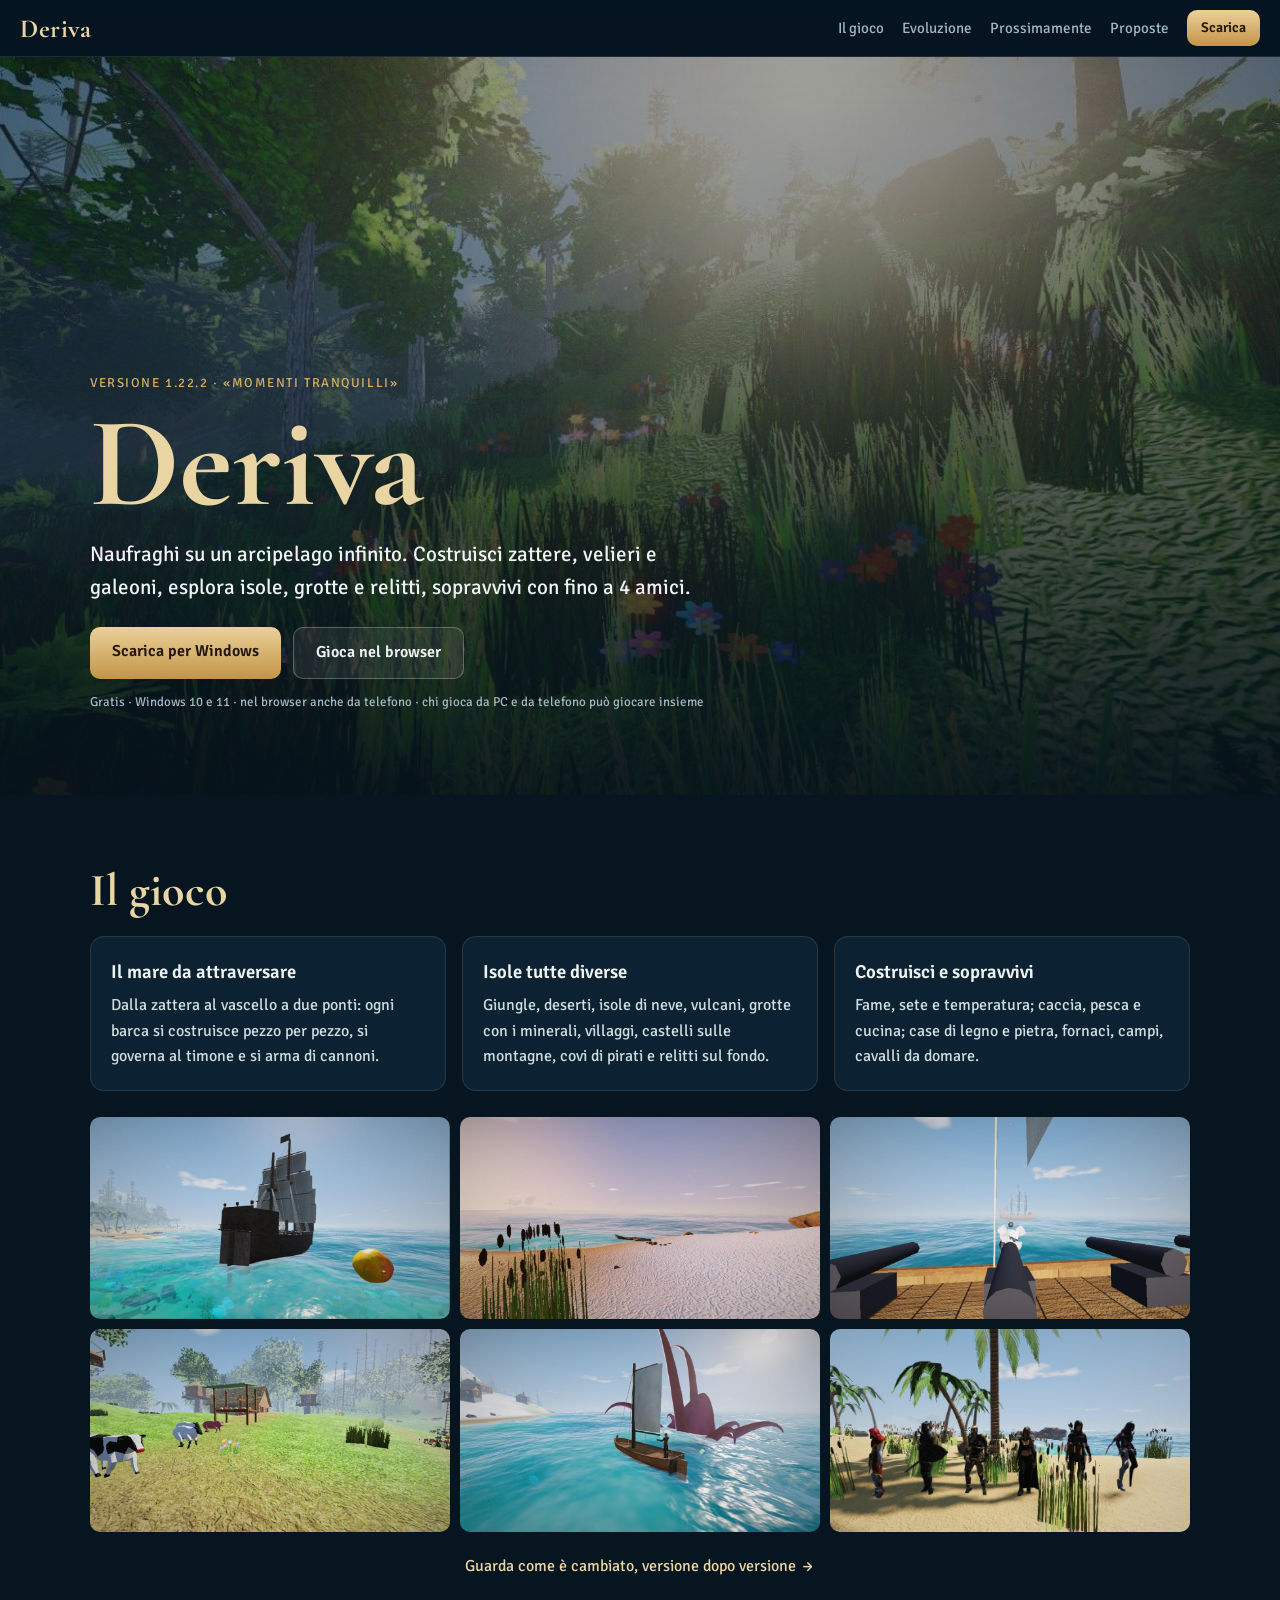
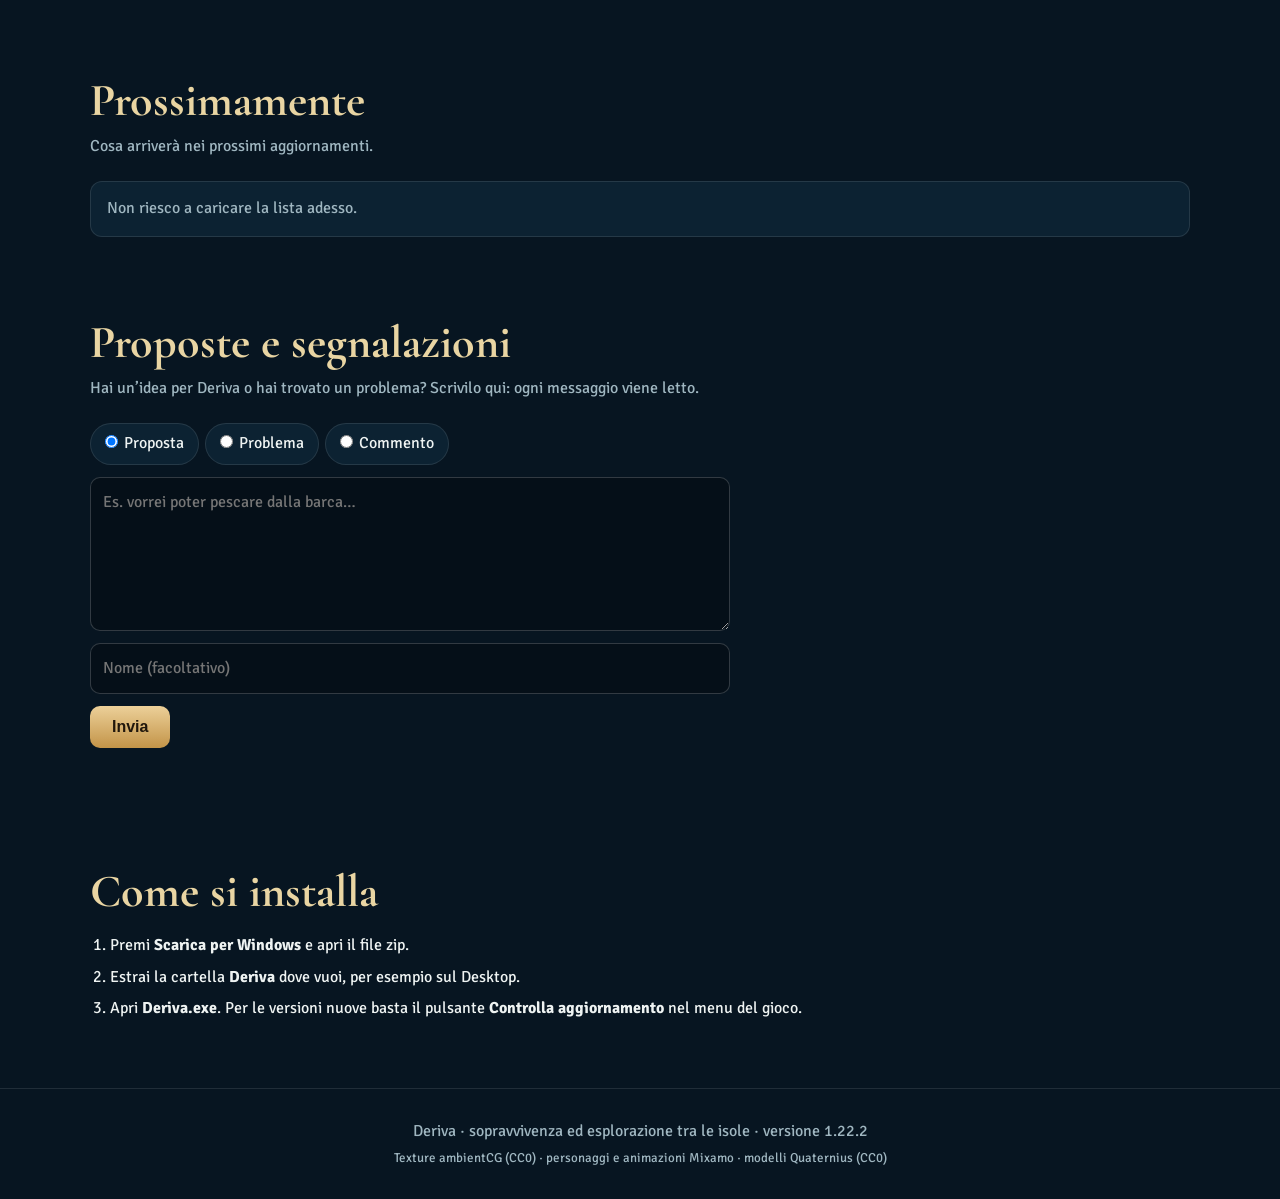
<file: index.html>
<!doctype html><html lang="it"><head><meta charset="utf-8"><meta name="viewport" content="width=device-width,initial-scale=1">
<title>Deriva — sopravvivenza tra le isole</title><meta name="description" content="Gioco di sopravvivenza ed esplorazione in mare, in prima persona: costruisci barche, esplora un arcipelago infinito, gioca con gli amici.">
<meta property="og:title" content="Deriva — sopravvivenza tra le isole"><meta property="og:description" content="Gioco di sopravvivenza ed esplorazione in mare, in prima persona: costruisci barche, esplora un arcipelago infinito, gioca con gli amici."><meta property="og:image" content="img/hero_1.20.jpg">
<link rel="preconnect" href="https://fonts.googleapis.com"><link rel="preconnect" href="https://fonts.gstatic.com" crossorigin>
<link href="https://fonts.googleapis.com/css2?family=Cormorant+Garamond:wght@500;600;700&family=Signika:wght@400;500;600&display=swap" rel="stylesheet">
<link rel="stylesheet" href="stile.css"></head><body>
<header class="top"><a class="brand" href="index.html">Deriva</a><nav><a href="index.html#gioco">Il gioco</a><a href="evoluzione.html">Evoluzione</a><a href="index.html#prossimamente">Prossimamente</a><a href="index.html#proposte">Proposte</a><a class="btn sm" href="https://github.com/danielemazze/Deriva/releases/latest/download/Deriva-Windows.zip">Scarica</a></nav></header>
<section class="hero" style="background-image:linear-gradient(180deg,rgba(6,18,28,.25),rgba(6,18,28,.92)),url(img/hero_1.20.jpg)">
 <div class="wrap"><p class="kicker">Versione 1.22.2 · «Momenti tranquilli»</p><h1>Deriva</h1>
 <p class="lead">Naufraghi su un arcipelago infinito. Costruisci zattere, velieri e galeoni, esplora isole, grotte e relitti, sopravvivi con fino a 4 amici.</p>
 <div class="cta"><a class="btn" href="https://github.com/danielemazze/Deriva/releases/latest/download/Deriva-Windows.zip">Scarica per Windows</a><a class="btn ghost" href="https://danielemazze.github.io/Deriva/">Gioca nel browser</a></div>
 <p class="small">Gratis · Windows 10 e 11 · nel browser anche da telefono · chi gioca da PC e da telefono può giocare insieme</p></div></section>
<main>
<section id="gioco" class="wrap"><h2>Il gioco</h2>
 <div class="cards">
  <div class="card"><h3>Il mare da attraversare</h3><p>Dalla zattera al vascello a due ponti: ogni barca si costruisce pezzo per pezzo, si governa al timone e si arma di cannoni.</p></div>
  <div class="card"><h3>Isole tutte diverse</h3><p>Giungle, deserti, isole di neve, vulcani, grotte con i minerali, villaggi, castelli sulle montagne, covi di pirati e relitti sul fondo.</p></div>
  <div class="card"><h3>Costruisci e sopravvivi</h3><p>Fame, sete e temperatura; caccia, pesca e cucina; case di legno e pietra, fornaci, campi, cavalli da domare.</p></div>
 </div>
 <div class="gal"><img src="img/hero_1.21.jpg" alt="Scena dal gioco" loading="lazy"><img src="img/hero_1.19.1.jpg" alt="Scena dal gioco" loading="lazy"><img src="img/hero_1.19.jpg" alt="Scena dal gioco" loading="lazy"><img src="img/hero_1.18.jpg" alt="Scena dal gioco" loading="lazy"><img src="img/hero_1.17.jpg" alt="Scena dal gioco" loading="lazy"><img src="img/hero_1.21.1.jpg" alt="Scena dal gioco" loading="lazy"></div>
 <p class="center"><a class="link" href="evoluzione.html">Guarda come è cambiato, versione dopo versione →</a></p>
</section>
<section id="prossimamente" class="wrap"><h2>Prossimamente</h2><p class="sub">Cosa arriverà nei prossimi aggiornamenti.</p><ul class="road" id="road"><li class="muted">Caricamento…</li></ul></section>
<section id="proposte" class="wrap"><h2>Proposte e segnalazioni</h2><p class="sub">Hai un’idea per Deriva o hai trovato un problema? Scrivilo qui: ogni messaggio viene letto.</p>
 <form id="fb" class="fb"><div class="seg" role="radiogroup"><label><input type="radio" name="tipo" value="Proposta" checked>Proposta</label><label><input type="radio" name="tipo" value="Problema">Problema</label><label><input type="radio" name="tipo" value="Commento">Commento</label></div>
 <textarea name="testo" rows="5" maxlength="1500" placeholder="Es. vorrei poter pescare dalla barca…" required></textarea>
 <input name="nome" maxlength="30" placeholder="Nome (facoltativo)"><button class="btn" type="submit">Invia</button><p id="fbmsg" class="small" role="status"></p></form></section>
<section class="wrap install"><h2>Come si installa</h2><ol><li>Premi <b>Scarica per Windows</b> e apri il file zip.</li><li>Estrai la cartella <b>Deriva</b> dove vuoi, per esempio sul Desktop.</li><li>Apri <b>Deriva.exe</b>. Per le versioni nuove basta il pulsante <b>Controlla aggiornamento</b> nel menu del gioco.</li></ol></section>
</main>
<script>
const ST={lavoro:'in lavorazione',presto:'prossimamente',poi:'in programma'};
fetch('https://danielemazze.github.io/Deriva/roadmap.json?t='+Date.now()).then(r=>r.json()).then(R=>{const u=document.getElementById('road');u.innerHTML='';for(const x of R){const li=document.createElement('li');li.className='st-'+x.s;const s=document.createElement('span');s.className='st';s.textContent=ST[x.s]||'';const b=document.createElement('b');b.textContent=x.t;const d=document.createElement('small');d.textContent=x.d||'';li.append(s,b,d);u.append(li);}}).catch(()=>{document.getElementById('road').innerHTML='<li class="muted">Non riesco a caricare la lista adesso.</li>';});
// modulo proposte (Google Moduli): si attiva quando FORM è impostato
const FORM={"form": "", "fields": {}};
document.getElementById('fb').addEventListener('submit',async e=>{e.preventDefault();const m=document.getElementById('fbmsg'),f=e.target;
 if(!FORM.form){m.textContent='L’invio sarà attivo a breve.';return;}
 const t=f.testo.value.trim(); if(t.length<5){m.textContent='Scrivi qualcosa in più.';return;}
 const b=new URLSearchParams(),F=FORM.fields; b.set(F.tipo,f.tipo.value); b.set(F.testo,t); b.set(F.nome,f.nome.value.trim()); b.set(F.versione,'sito'); b.set(F.piattaforma,'Sito web');
 m.textContent='Invio…'; try{await fetch(FORM.form,{method:'POST',mode:'no-cors',body:b}); f.testo.value=''; m.textContent='Grazie! Il messaggio è arrivato.';}catch(_){m.textContent='Non riesco a inviarlo adesso.';}});
</script><footer><p>Deriva · sopravvivenza ed esplorazione tra le isole · versione 1.22.2</p><p class="small">Texture ambientCG (CC0) · personaggi e animazioni Mixamo · modelli Quaternius (CC0)</p></footer></body></html>
</file>
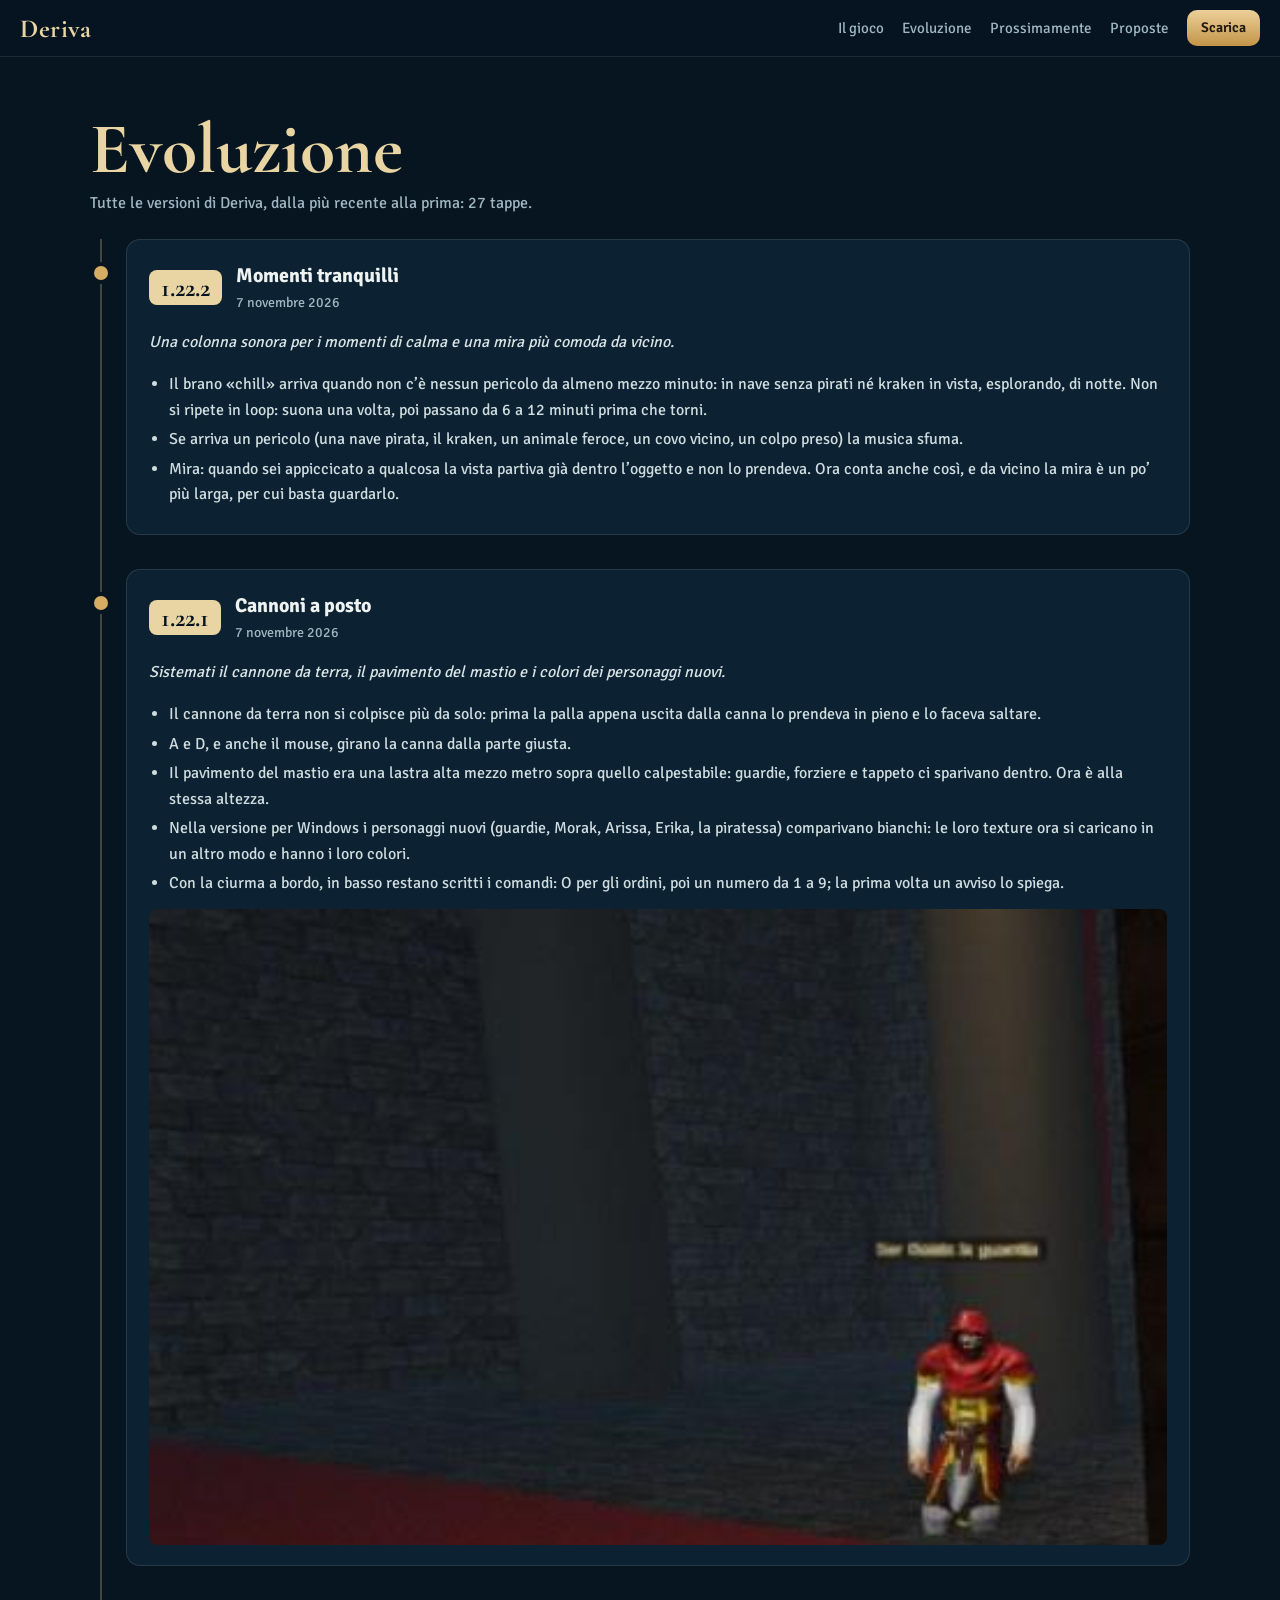
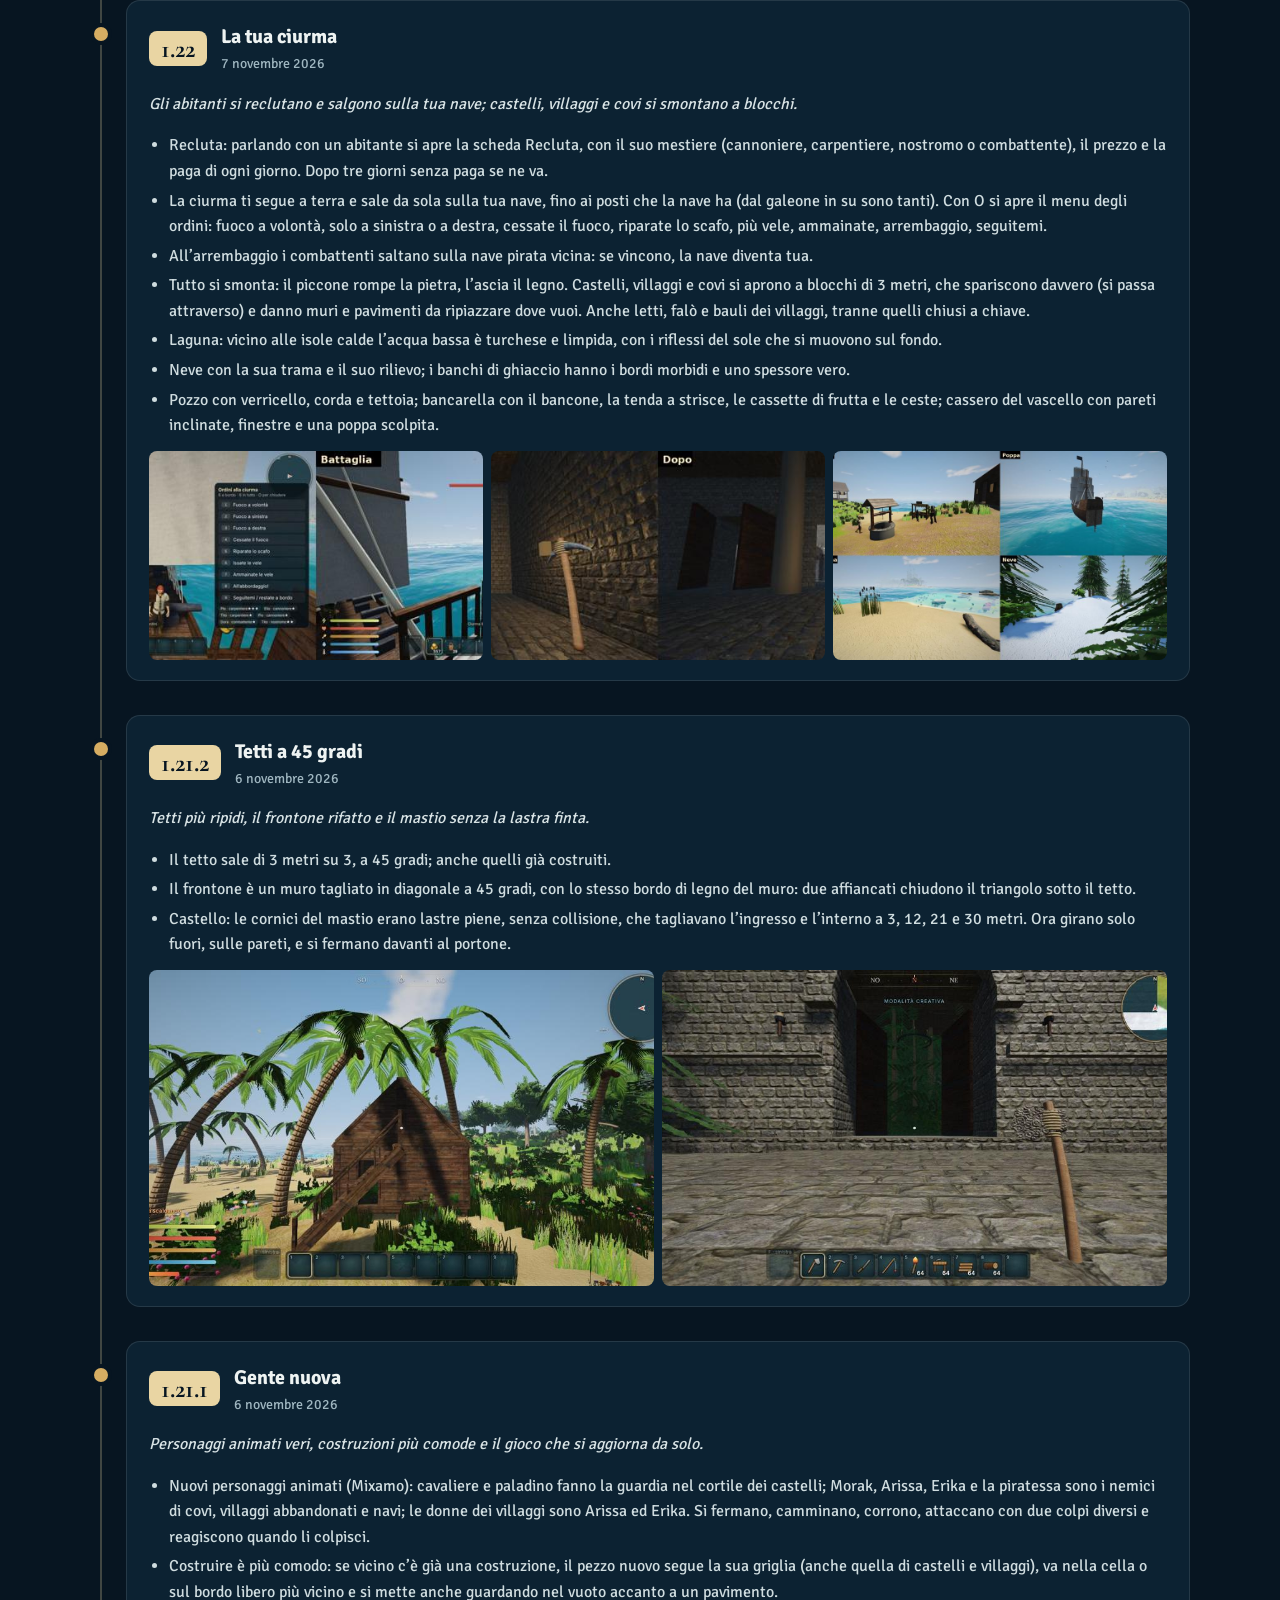
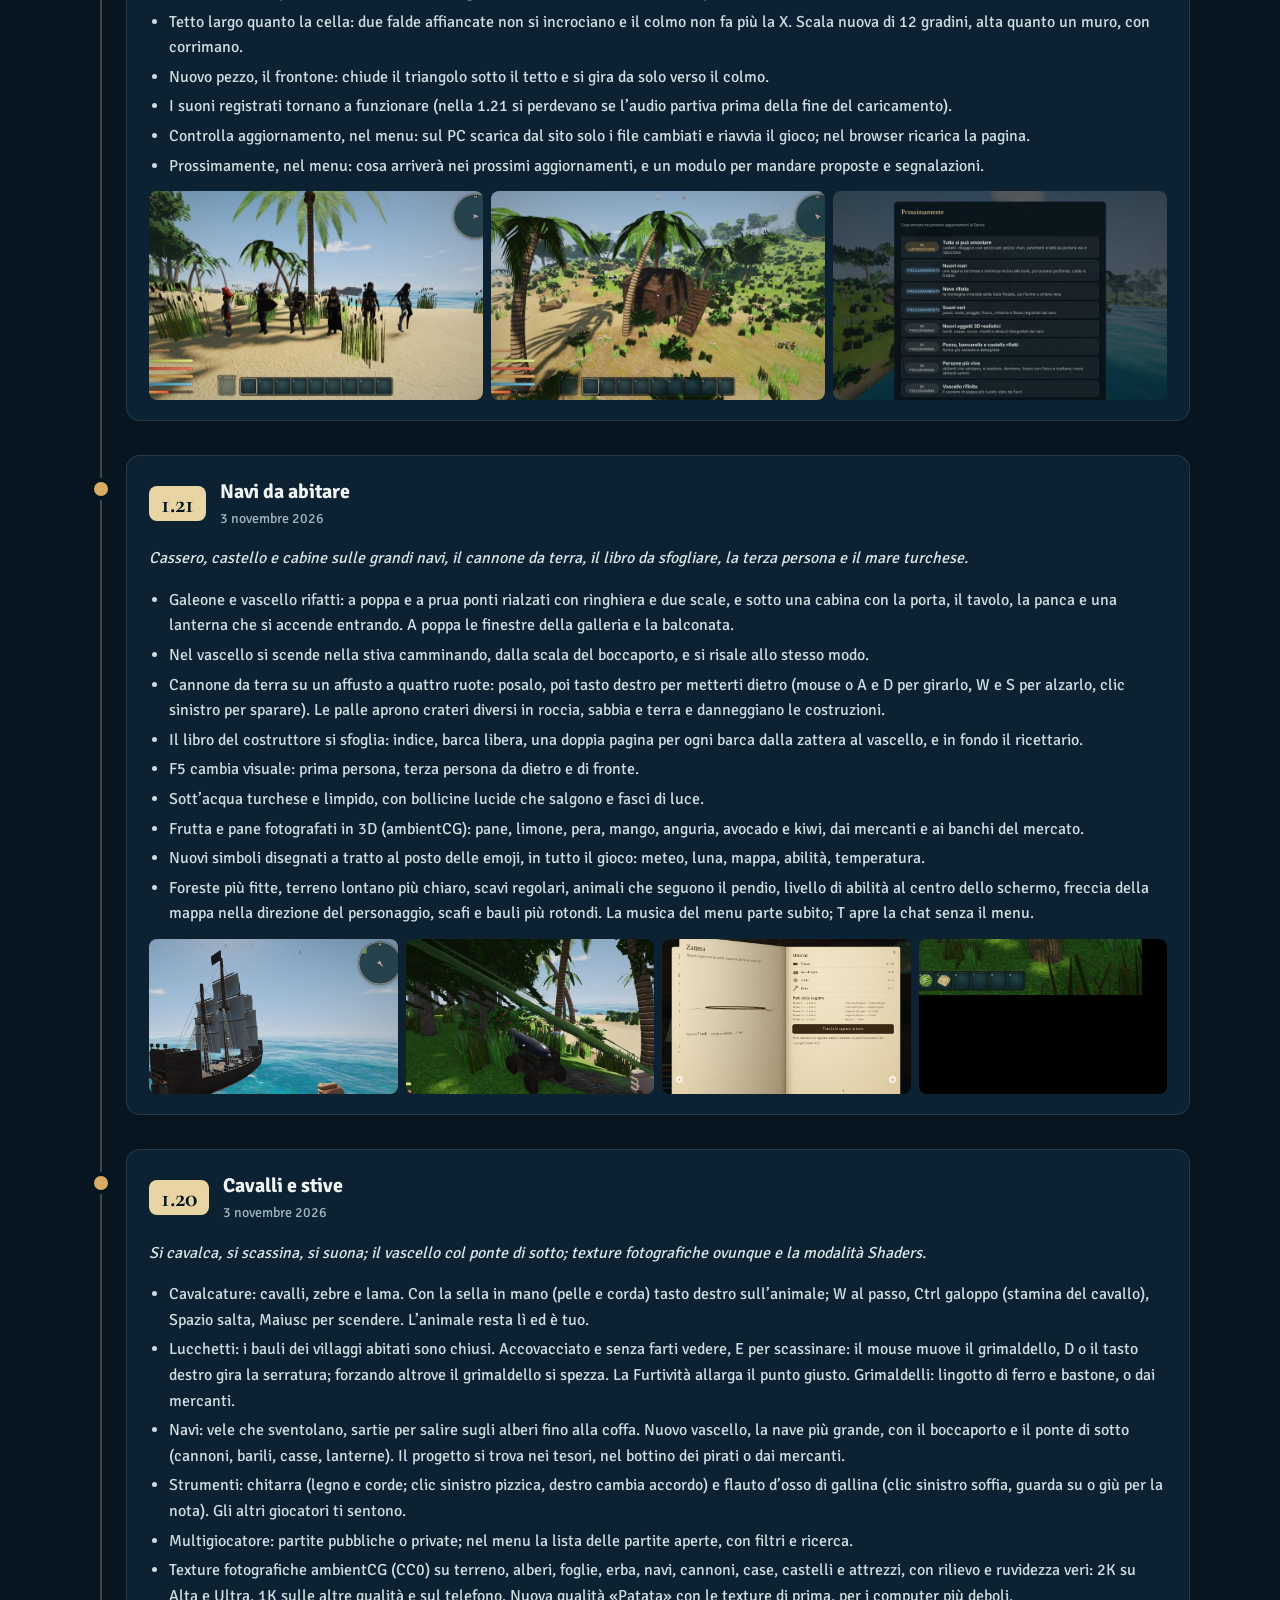
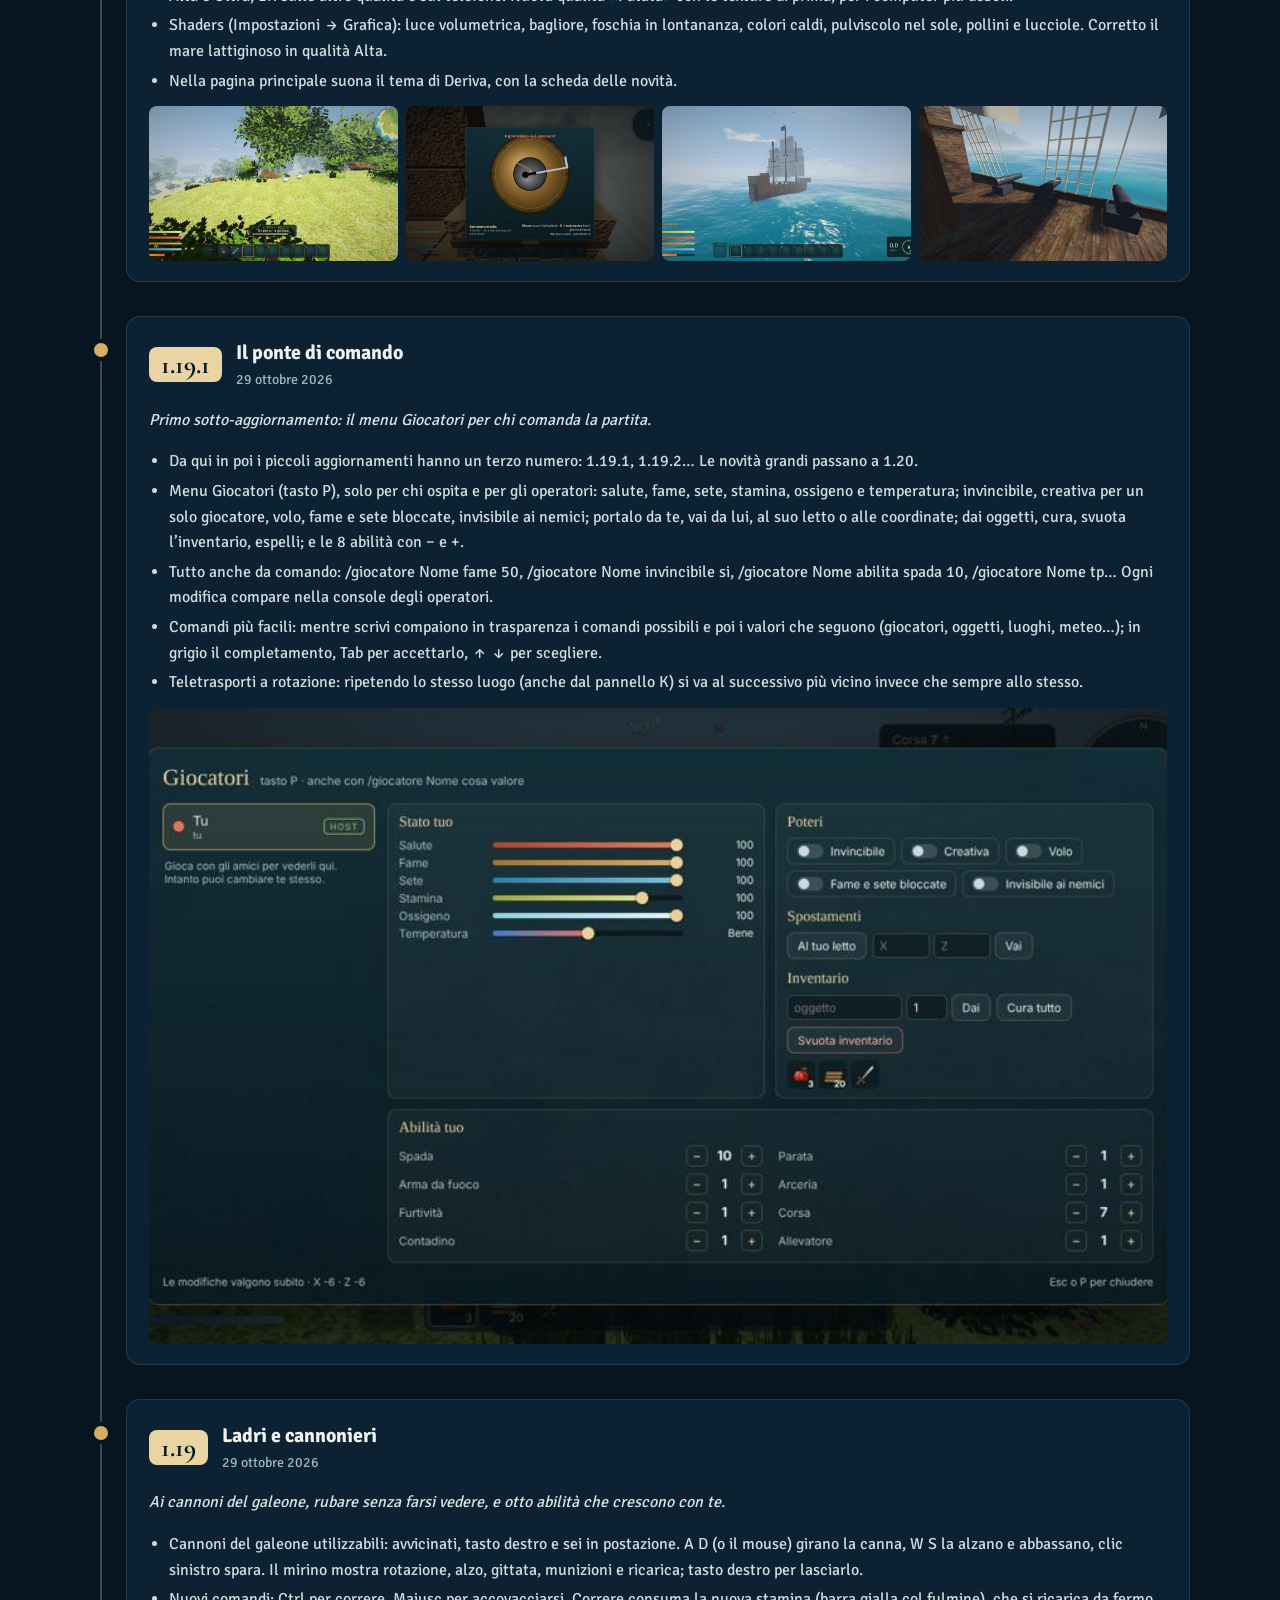
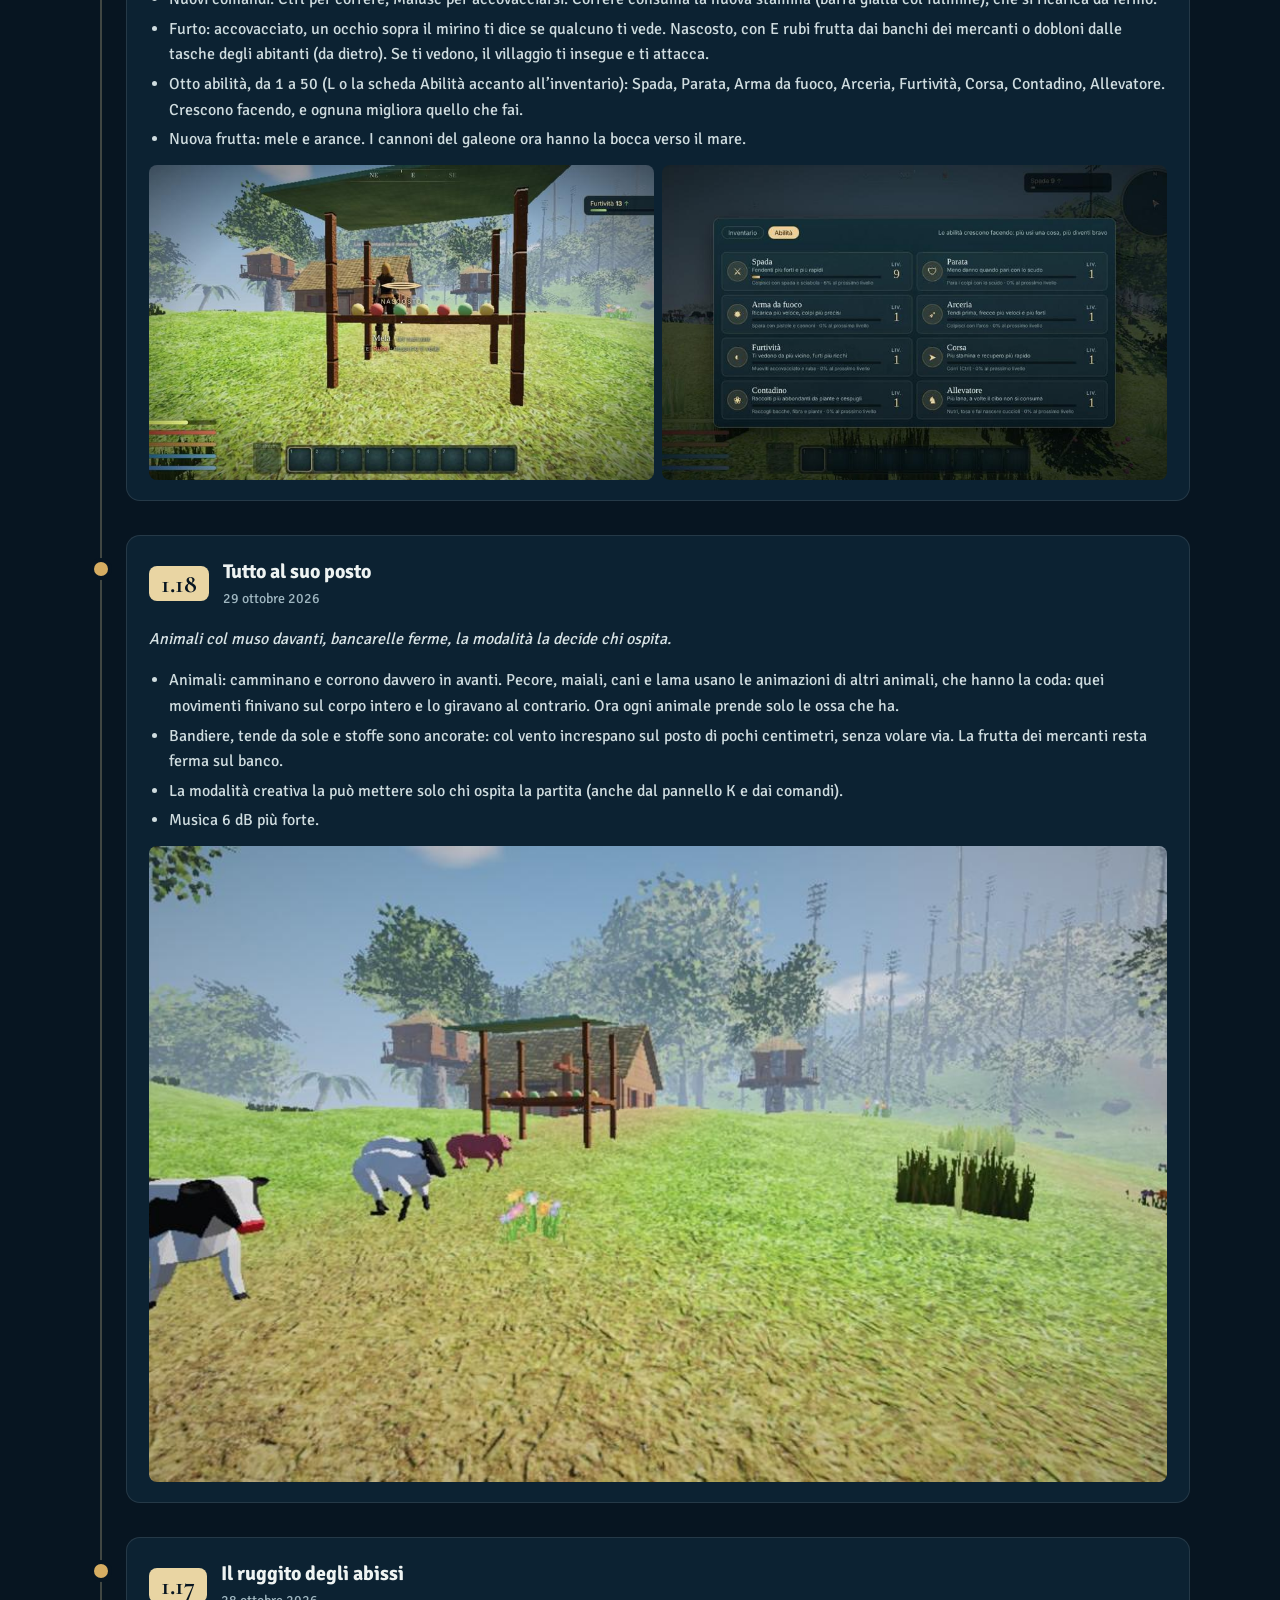
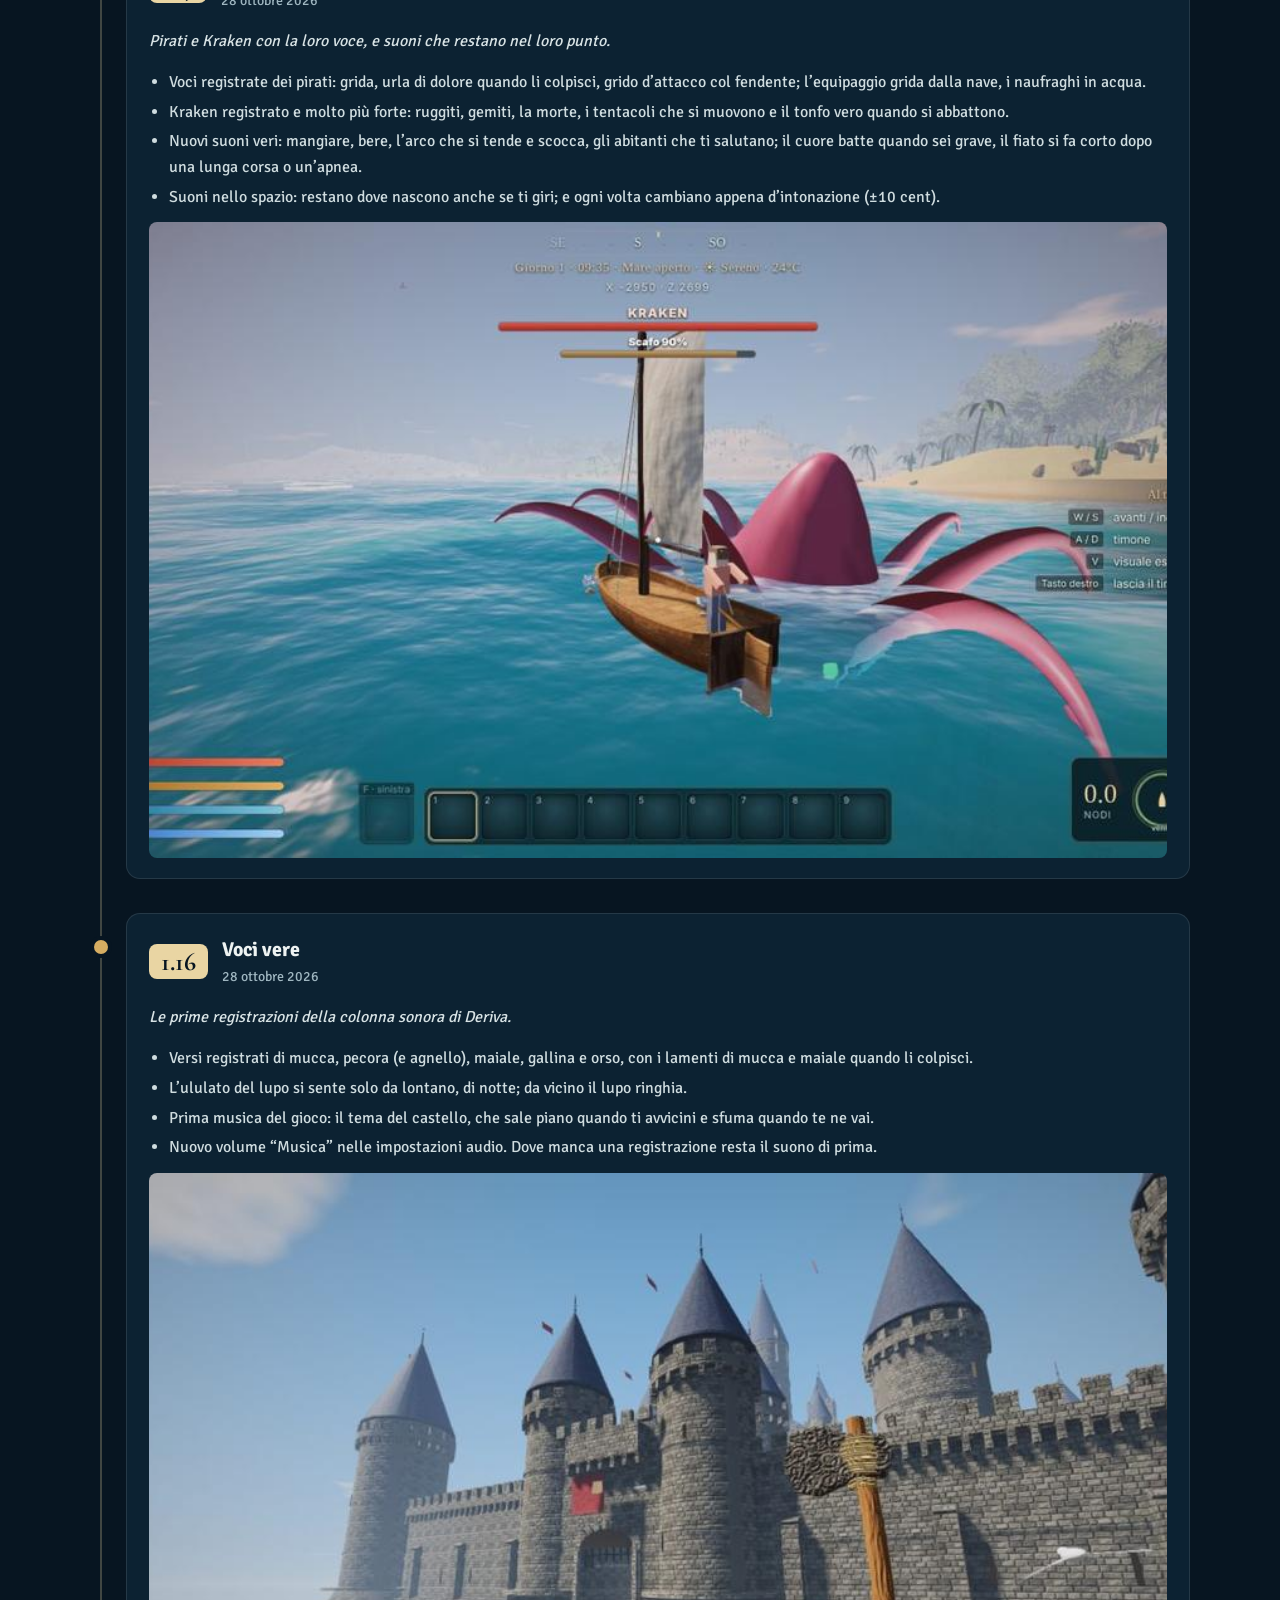
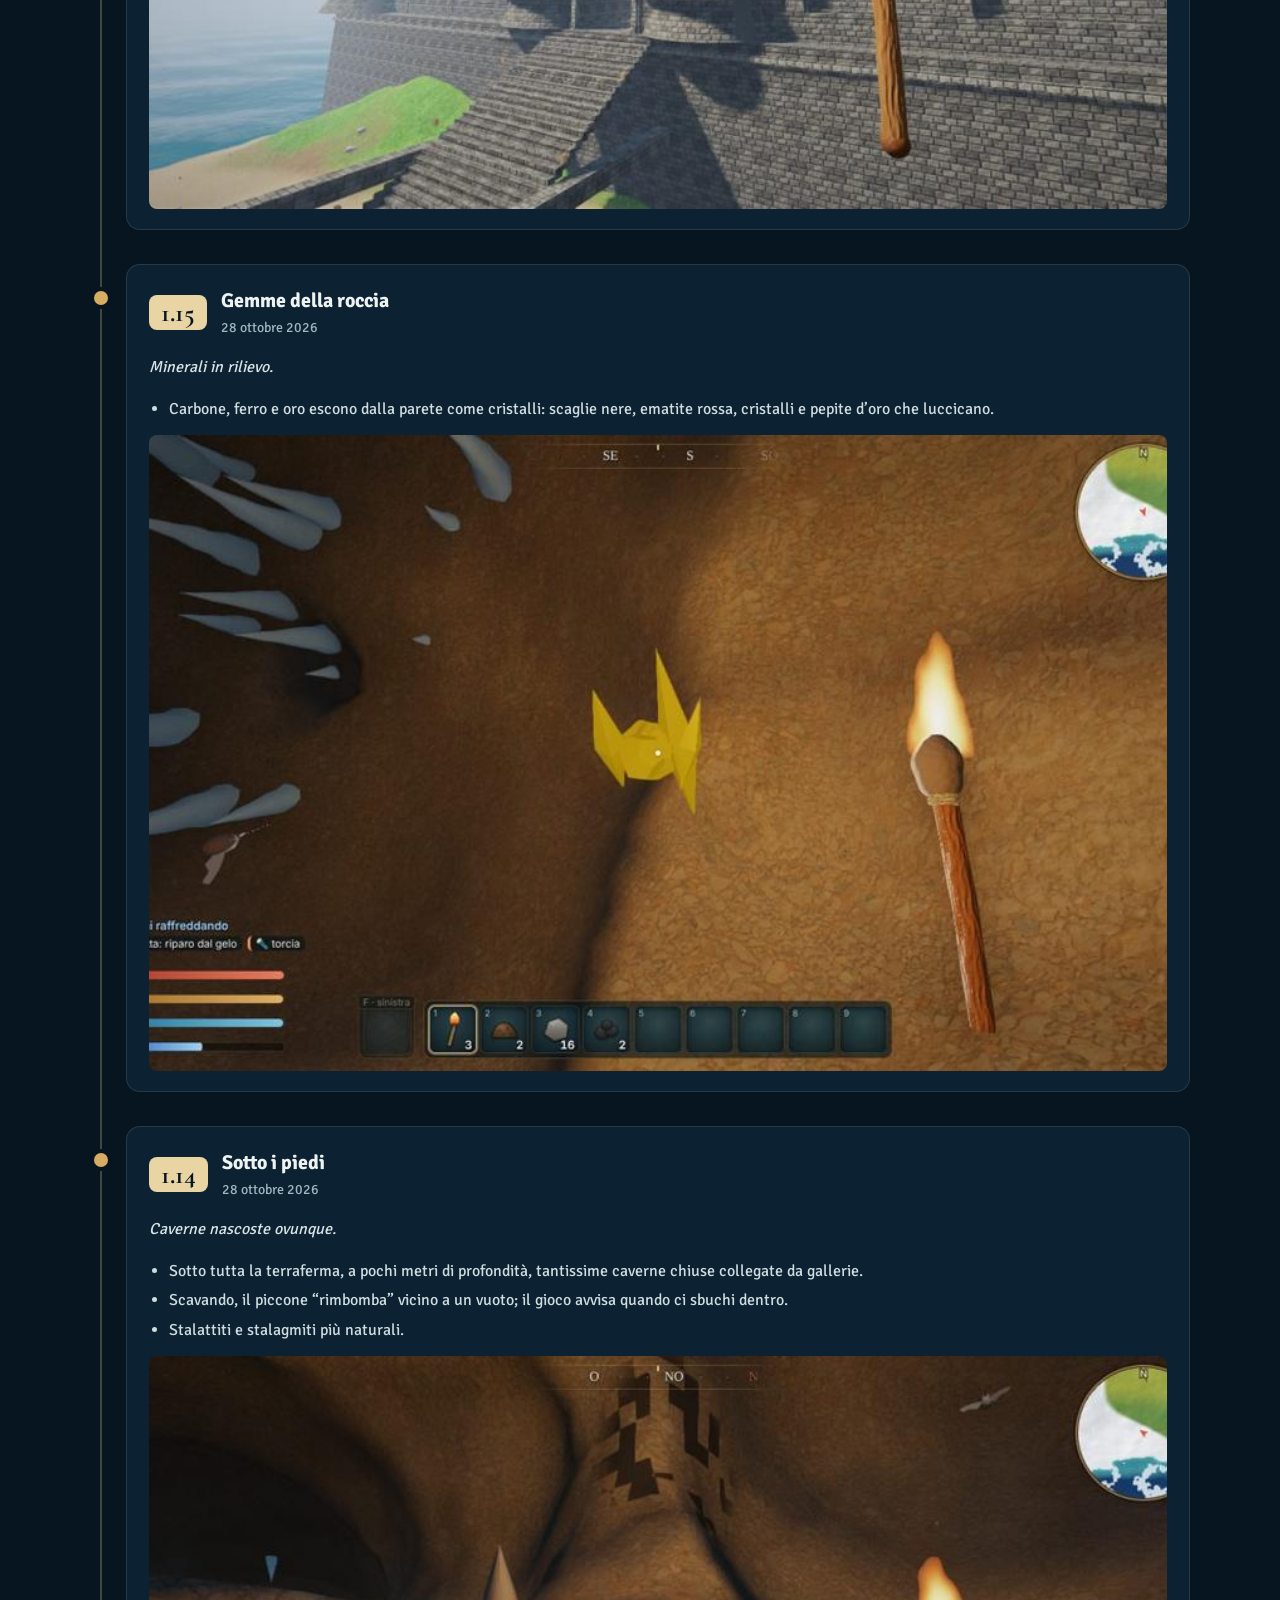
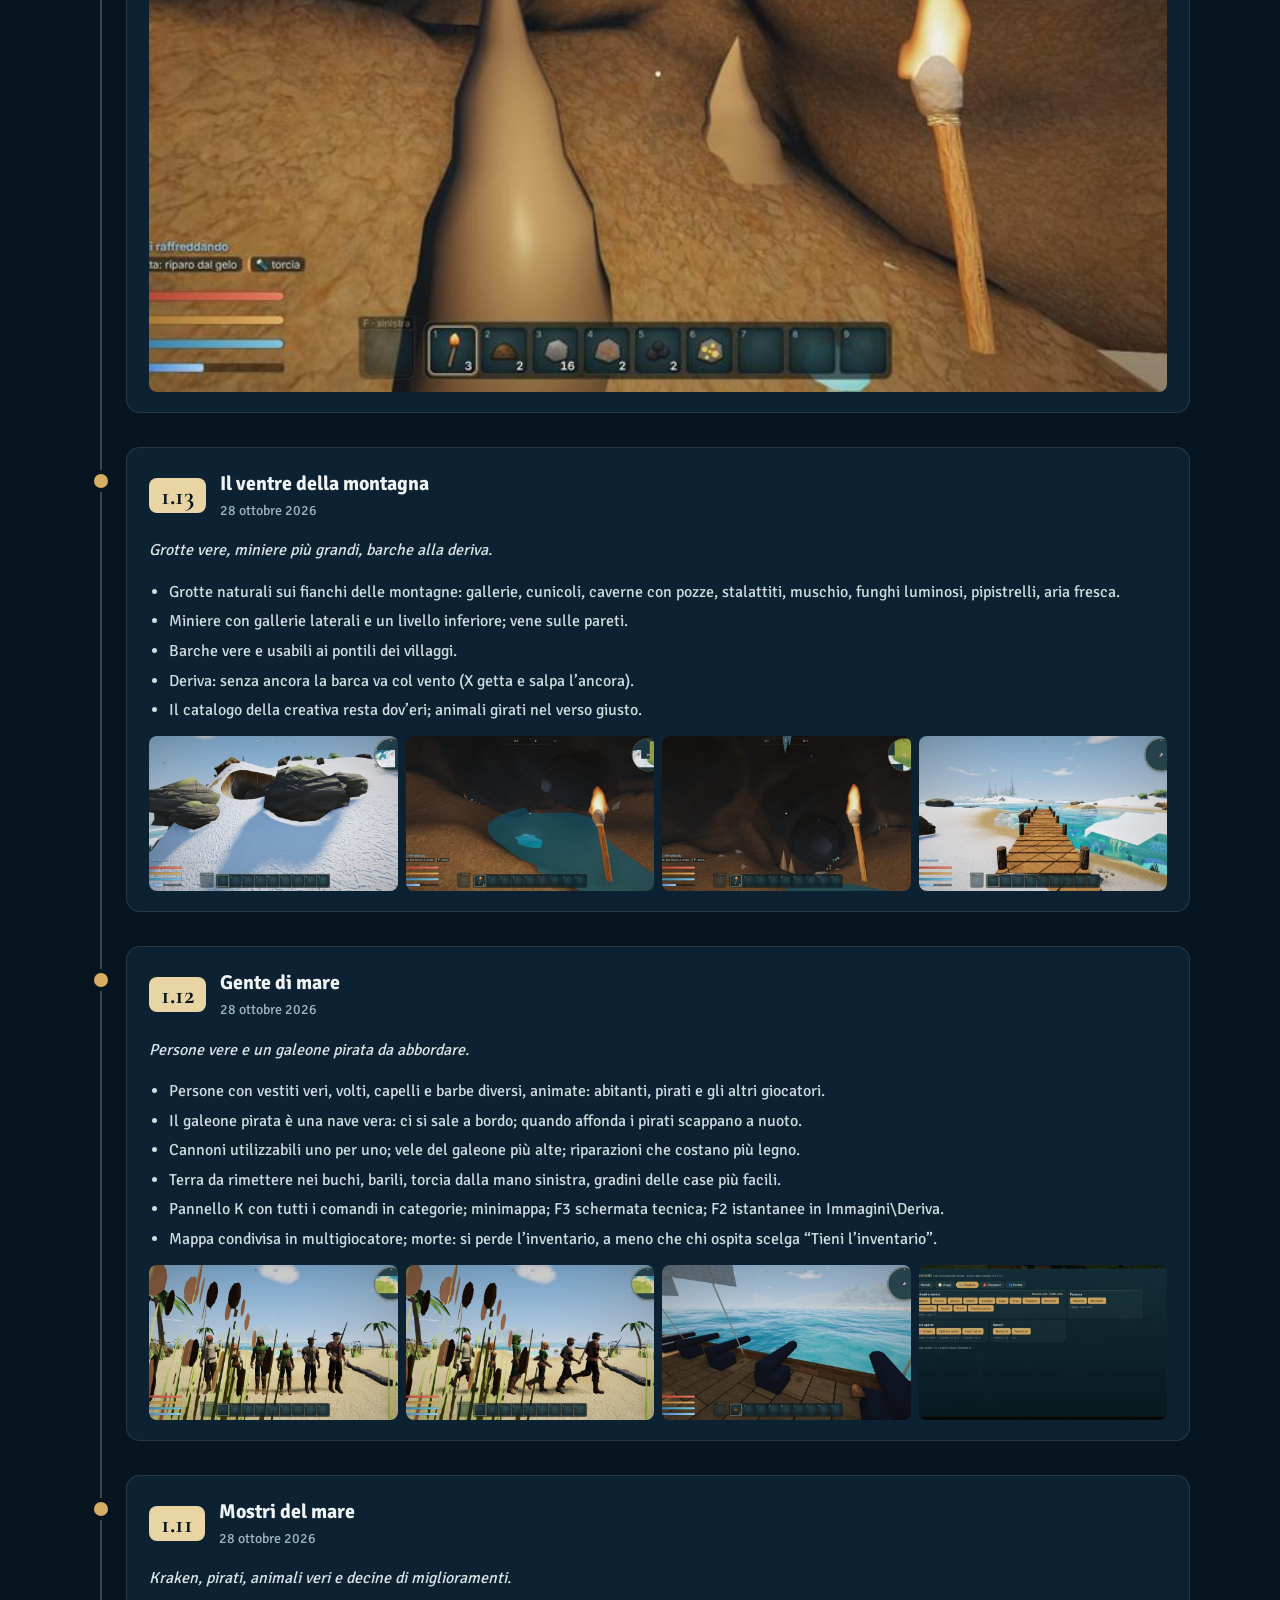
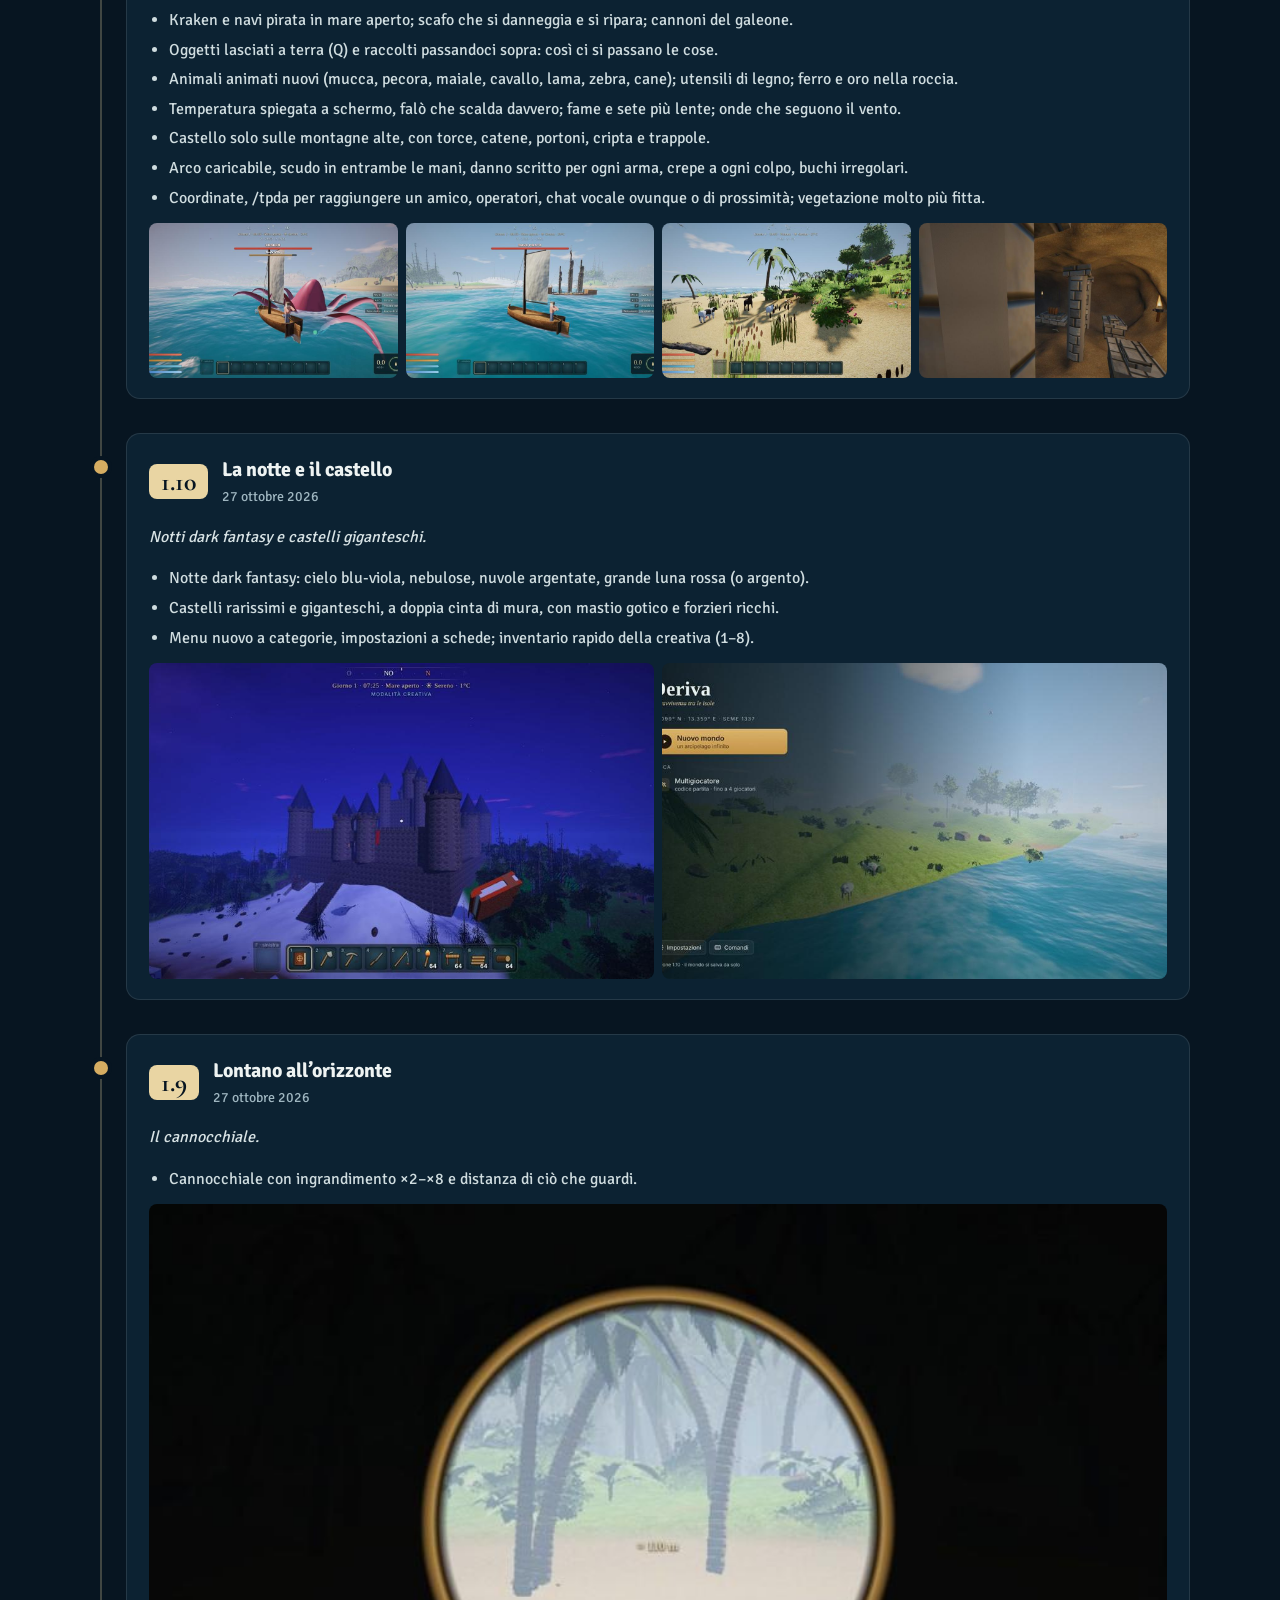
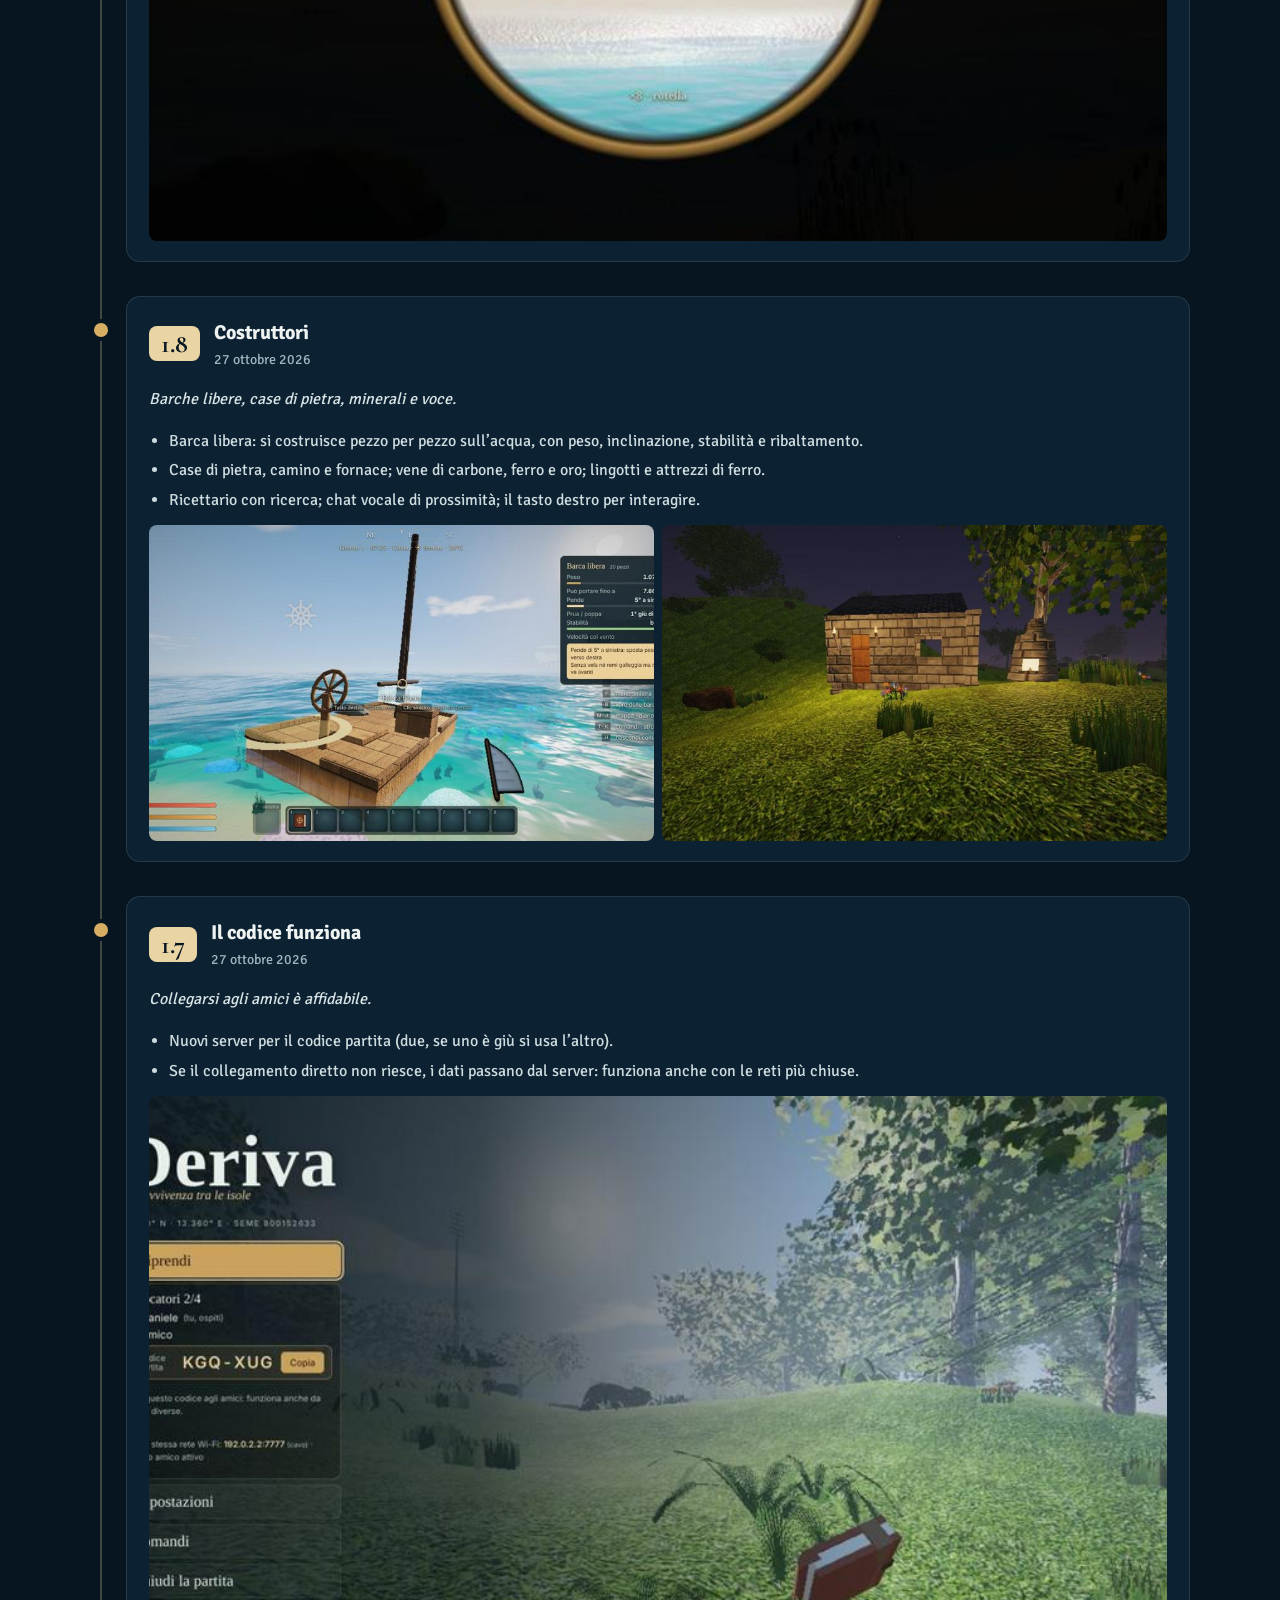
<file: evoluzione.html>
<!doctype html><html lang="it"><head><meta charset="utf-8"><meta name="viewport" content="width=device-width,initial-scale=1">
<title>Deriva — evoluzione del gioco</title><meta name="description" content="Tutte le versioni di Deriva, dalla prima all’ultima, con le novità e le foto.">
<meta property="og:title" content="Deriva — evoluzione del gioco"><meta property="og:description" content="Tutte le versioni di Deriva, dalla prima all’ultima, con le novità e le foto."><meta property="og:image" content="img/hero_1.20.jpg">
<link rel="preconnect" href="https://fonts.googleapis.com"><link rel="preconnect" href="https://fonts.gstatic.com" crossorigin>
<link href="https://fonts.googleapis.com/css2?family=Cormorant+Garamond:wght@500;600;700&family=Signika:wght@400;500;600&display=swap" rel="stylesheet">
<link rel="stylesheet" href="stile.css"></head><body>
<header class="top"><a class="brand" href="index.html">Deriva</a><nav><a href="index.html#gioco">Il gioco</a><a href="evoluzione.html">Evoluzione</a><a href="index.html#prossimamente">Prossimamente</a><a href="index.html#proposte">Proposte</a><a class="btn sm" href="https://github.com/danielemazze/Deriva/releases/latest/download/Deriva-Windows.zip">Scarica</a></nav></header>
<main class="wrap evo"><h1 class="ptitle">Evoluzione</h1><p class="sub">Tutte le versioni di Deriva, dalla più recente alla prima: 27 tappe.</p>
<div class="timeline"><article class="ver" id="v1.22.2"><div class="vhead"><span class="vnum">1.22.2</span><div><h3>Momenti tranquilli</h3><p class="date">7 novembre 2026</p></div></div>
 <p class="vs">Una colonna sonora per i momenti di calma e una mira più comoda da vicino.</p><ul><li>Il brano «chill» arriva quando non c’è nessun pericolo da almeno mezzo minuto: in nave senza pirati né kraken in vista, esplorando, di notte. Non si ripete in loop: suona una volta, poi passano da 6 a 12 minuti prima che torni.</li><li>Se arriva un pericolo (una nave pirata, il kraken, un animale feroce, un covo vicino, un colpo preso) la musica sfuma.</li><li>Mira: quando sei appiccicato a qualcosa la vista partiva già dentro l’oggetto e non lo prendeva. Ora conta anche così, e da vicino la mira è un po’ più larga, per cui basta guardarlo.</li></ul></article><article class="ver" id="v1.22.1"><div class="vhead"><span class="vnum">1.22.1</span><div><h3>Cannoni a posto</h3><p class="date">7 novembre 2026</p></div></div>
 <p class="vs">Sistemati il cannone da terra, il pavimento del mastio e i colori dei personaggi nuovi.</p><ul><li>Il cannone da terra non si colpisce più da solo: prima la palla appena uscita dalla canna lo prendeva in pieno e lo faceva saltare.</li><li>A e D, e anche il mouse, girano la canna dalla parte giusta.</li><li>Il pavimento del mastio era una lastra alta mezzo metro sopra quello calpestabile: guardie, forziere e tappeto ci sparivano dentro. Ora è alla stessa altezza.</li><li>Nella versione per Windows i personaggi nuovi (guardie, Morak, Arissa, Erika, la piratessa) comparivano bianchi: le loro texture ora si caricano in un altro modo e hanno i loro colori.</li><li>Con la ciurma a bordo, in basso restano scritti i comandi: O per gli ordini, poi un numero da 1 a 9; la prima volta un avviso lo spiega.</li></ul><div class="vimg"><img src="img/mastio_1221.jpg" alt="Deriva 1.22.1" loading="lazy"></div></article><article class="ver" id="v1.22"><div class="vhead"><span class="vnum">1.22</span><div><h3>La tua ciurma</h3><p class="date">7 novembre 2026</p></div></div>
 <p class="vs">Gli abitanti si reclutano e salgono sulla tua nave; castelli, villaggi e covi si smontano a blocchi.</p><ul><li>Recluta: parlando con un abitante si apre la scheda Recluta, con il suo mestiere (cannoniere, carpentiere, nostromo o combattente), il prezzo e la paga di ogni giorno. Dopo tre giorni senza paga se ne va.</li><li>La ciurma ti segue a terra e sale da sola sulla tua nave, fino ai posti che la nave ha (dal galeone in su sono tanti). Con O si apre il menu degli ordini: fuoco a volontà, solo a sinistra o a destra, cessate il fuoco, riparate lo scafo, più vele, ammainate, arrembaggio, seguitemi.</li><li>All’arrembaggio i combattenti saltano sulla nave pirata vicina: se vincono, la nave diventa tua.</li><li>Tutto si smonta: il piccone rompe la pietra, l’ascia il legno. Castelli, villaggi e covi si aprono a blocchi di 3 metri, che spariscono davvero (si passa attraverso) e danno muri e pavimenti da ripiazzare dove vuoi. Anche letti, falò e bauli dei villaggi, tranne quelli chiusi a chiave.</li><li>Laguna: vicino alle isole calde l’acqua bassa è turchese e limpida, con i riflessi del sole che si muovono sul fondo.</li><li>Neve con la sua trama e il suo rilievo; i banchi di ghiaccio hanno i bordi morbidi e uno spessore vero.</li><li>Pozzo con verricello, corda e tettoia; bancarella con il bancone, la tenda a strisce, le cassette di frutta e le ceste; cassero del vascello con pareti inclinate, finestre e una poppa scolpita.</li></ul><div class="vimg"><img src="img/ciurma_122.jpg" alt="Deriva 1.22" loading="lazy"><img src="img/smonta_122.jpg" alt="Deriva 1.22" loading="lazy"><img src="img/luoghi_122.jpg" alt="Deriva 1.22" loading="lazy"></div></article><article class="ver" id="v1.21.2"><div class="vhead"><span class="vnum">1.21.2</span><div><h3>Tetti a 45 gradi</h3><p class="date">6 novembre 2026</p></div></div>
 <p class="vs">Tetti più ripidi, il frontone rifatto e il mastio senza la lastra finta.</p><ul><li>Il tetto sale di 3 metri su 3, a 45 gradi; anche quelli già costruiti.</li><li>Il frontone è un muro tagliato in diagonale a 45 gradi, con lo stesso bordo di legno del muro: due affiancati chiudono il triangolo sotto il tetto.</li><li>Castello: le cornici del mastio erano lastre piene, senza collisione, che tagliavano l’ingresso e l’interno a 3, 12, 21 e 30 metri. Ora girano solo fuori, sulle pareti, e si fermano davanti al portone.</li></ul><div class="vimg"><img src="img/tetti_1212.jpg" alt="Deriva 1.21.2" loading="lazy"><img src="img/mastio_1212.jpg" alt="Deriva 1.21.2" loading="lazy"></div></article><article class="ver" id="v1.21.1"><div class="vhead"><span class="vnum">1.21.1</span><div><h3>Gente nuova</h3><p class="date">6 novembre 2026</p></div></div>
 <p class="vs">Personaggi animati veri, costruzioni più comode e il gioco che si aggiorna da solo.</p><ul><li>Nuovi personaggi animati (Mixamo): cavaliere e paladino fanno la guardia nel cortile dei castelli; Morak, Arissa, Erika e la piratessa sono i nemici di covi, villaggi abbandonati e navi; le donne dei villaggi sono Arissa ed Erika. Si fermano, camminano, corrono, attaccano con due colpi diversi e reagiscono quando li colpisci.</li><li>Costruire è più comodo: se vicino c’è già una costruzione, il pezzo nuovo segue la sua griglia (anche quella di castelli e villaggi), va nella cella o sul bordo libero più vicino e si mette anche guardando nel vuoto accanto a un pavimento.</li><li>Tetto largo quanto la cella: due falde affiancate non si incrociano e il colmo non fa più la X. Scala nuova di 12 gradini, alta quanto un muro, con corrimano.</li><li>Nuovo pezzo, il frontone: chiude il triangolo sotto il tetto e si gira da solo verso il colmo.</li><li>I suoni registrati tornano a funzionare (nella 1.21 si perdevano se l’audio partiva prima della fine del caricamento).</li><li>Controlla aggiornamento, nel menu: sul PC scarica dal sito solo i file cambiati e riavvia il gioco; nel browser ricarica la pagina.</li><li>Prossimamente, nel menu: cosa arriverà nei prossimi aggiornamenti, e un modulo per mandare proposte e segnalazioni.</li></ul><div class="vimg"><img src="img/personaggi_1211.jpg" alt="Deriva 1.21.1" loading="lazy"><img src="img/costruzioni_1211.jpg" alt="Deriva 1.21.1" loading="lazy"><img src="img/prossimamente_1211.jpg" alt="Deriva 1.21.1" loading="lazy"></div></article><article class="ver" id="v1.21"><div class="vhead"><span class="vnum">1.21</span><div><h3>Navi da abitare</h3><p class="date">3 novembre 2026</p></div></div>
 <p class="vs">Cassero, castello e cabine sulle grandi navi, il cannone da terra, il libro da sfogliare, la terza persona e il mare turchese.</p><ul><li>Galeone e vascello rifatti: a poppa e a prua ponti rialzati con ringhiera e due scale, e sotto una cabina con la porta, il tavolo, la panca e una lanterna che si accende entrando. A poppa le finestre della galleria e la balconata.</li><li>Nel vascello si scende nella stiva camminando, dalla scala del boccaporto, e si risale allo stesso modo.</li><li>Cannone da terra su un affusto a quattro ruote: posalo, poi tasto destro per metterti dietro (mouse o A e D per girarlo, W e S per alzarlo, clic sinistro per sparare). Le palle aprono crateri diversi in roccia, sabbia e terra e danneggiano le costruzioni.</li><li>Il libro del costruttore si sfoglia: indice, barca libera, una doppia pagina per ogni barca dalla zattera al vascello, e in fondo il ricettario.</li><li>F5 cambia visuale: prima persona, terza persona da dietro e di fronte.</li><li>Sott’acqua turchese e limpido, con bollicine lucide che salgono e fasci di luce.</li><li>Frutta e pane fotografati in 3D (ambientCG): pane, limone, pera, mango, anguria, avocado e kiwi, dai mercanti e ai banchi del mercato.</li><li>Nuovi simboli disegnati a tratto al posto delle emoji, in tutto il gioco: meteo, luna, mappa, abilità, temperatura.</li><li>Foreste più fitte, terreno lontano più chiaro, scavi regolari, animali che seguono il pendio, livello di abilità al centro dello schermo, freccia della mappa nella direzione del personaggio, scafi e bauli più rotondi. La musica del menu parte subito; T apre la chat senza il menu.</li></ul><div class="vimg"><img src="img/navi_121.jpg" alt="Deriva 1.21" loading="lazy"><img src="img/cannone_121.jpg" alt="Deriva 1.21" loading="lazy"><img src="img/libro_121.jpg" alt="Deriva 1.21" loading="lazy"><img src="img/terza_121.jpg" alt="Deriva 1.21" loading="lazy"></div></article><article class="ver" id="v1.20"><div class="vhead"><span class="vnum">1.20</span><div><h3>Cavalli e stive</h3><p class="date">3 novembre 2026</p></div></div>
 <p class="vs">Si cavalca, si scassina, si suona; il vascello col ponte di sotto; texture fotografiche ovunque e la modalità Shaders.</p><ul><li>Cavalcature: cavalli, zebre e lama. Con la sella in mano (pelle e corda) tasto destro sull’animale; W al passo, Ctrl galoppo (stamina del cavallo), Spazio salta, Maiusc per scendere. L’animale resta lì ed è tuo.</li><li>Lucchetti: i bauli dei villaggi abitati sono chiusi. Accovacciato e senza farti vedere, E per scassinare: il mouse muove il grimaldello, D o il tasto destro gira la serratura; forzando altrove il grimaldello si spezza. La Furtività allarga il punto giusto. Grimaldelli: lingotto di ferro e bastone, o dai mercanti.</li><li>Navi: vele che sventolano, sartie per salire sugli alberi fino alla coffa. Nuovo vascello, la nave più grande, con il boccaporto e il ponte di sotto (cannoni, barili, casse, lanterne). Il progetto si trova nei tesori, nel bottino dei pirati o dai mercanti.</li><li>Strumenti: chitarra (legno e corde; clic sinistro pizzica, destro cambia accordo) e flauto d’osso di gallina (clic sinistro soffia, guarda su o giù per la nota). Gli altri giocatori ti sentono.</li><li>Multigiocatore: partite pubbliche o private; nel menu la lista delle partite aperte, con filtri e ricerca.</li><li>Texture fotografiche ambientCG (CC0) su terreno, alberi, foglie, erba, navi, cannoni, case, castelli e attrezzi, con rilievo e ruvidezza veri: 2K su Alta e Ultra, 1K sulle altre qualità e sul telefono. Nuova qualità «Patata» con le texture di prima, per i computer più deboli.</li><li>Shaders (Impostazioni → Grafica): luce volumetrica, bagliore, foschia in lontananza, colori caldi, pulviscolo nel sole, pollini e lucciole. Corretto il mare lattiginoso in qualità Alta.</li><li>Nella pagina principale suona il tema di Deriva, con la scheda delle novità.</li></ul><div class="vimg"><img src="img/cavallo_120.jpg" alt="Deriva 1.20" loading="lazy"><img src="img/scasso_120.jpg" alt="Deriva 1.20" loading="lazy"><img src="img/vascello_120.jpg" alt="Deriva 1.20" loading="lazy"><img src="img/texture_120.jpg" alt="Deriva 1.20" loading="lazy"></div></article><article class="ver" id="v1.19.1"><div class="vhead"><span class="vnum">1.19.1</span><div><h3>Il ponte di comando</h3><p class="date">29 ottobre 2026</p></div></div>
 <p class="vs">Primo sotto-aggiornamento: il menu Giocatori per chi comanda la partita.</p><ul><li>Da qui in poi i piccoli aggiornamenti hanno un terzo numero: 1.19.1, 1.19.2… Le novità grandi passano a 1.20.</li><li>Menu Giocatori (tasto P), solo per chi ospita e per gli operatori: salute, fame, sete, stamina, ossigeno e temperatura; invincibile, creativa per un solo giocatore, volo, fame e sete bloccate, invisibile ai nemici; portalo da te, vai da lui, al suo letto o alle coordinate; dai oggetti, cura, svuota l’inventario, espelli; e le 8 abilità con − e +.</li><li>Tutto anche da comando: /giocatore Nome fame 50, /giocatore Nome invincibile si, /giocatore Nome abilita spada 10, /giocatore Nome tp… Ogni modifica compare nella console degli operatori.</li><li>Comandi più facili: mentre scrivi compaiono in trasparenza i comandi possibili e poi i valori che seguono (giocatori, oggetti, luoghi, meteo…); in grigio il completamento, Tab per accettarlo, ↑ ↓ per scegliere.</li><li>Teletrasporti a rotazione: ripetendo lo stesso luogo (anche dal pannello K) si va al successivo più vicino invece che sempre allo stesso.</li></ul><div class="vimg"><img src="img/giocatori_1191.jpg" alt="Deriva 1.19.1" loading="lazy"></div></article><article class="ver" id="v1.19"><div class="vhead"><span class="vnum">1.19</span><div><h3>Ladri e cannonieri</h3><p class="date">29 ottobre 2026</p></div></div>
 <p class="vs">Ai cannoni del galeone, rubare senza farsi vedere, e otto abilità che crescono con te.</p><ul><li>Cannoni del galeone utilizzabili: avvicinati, tasto destro e sei in postazione. A D (o il mouse) girano la canna, W S la alzano e abbassano, clic sinistro spara. Il mirino mostra rotazione, alzo, gittata, munizioni e ricarica; tasto destro per lasciarlo.</li><li>Nuovi comandi: Ctrl per correre, Maiusc per accovacciarsi. Correre consuma la nuova stamina (barra gialla col fulmine), che si ricarica da fermo.</li><li>Furto: accovacciato, un occhio sopra il mirino ti dice se qualcuno ti vede. Nascosto, con E rubi frutta dai banchi dei mercanti o dobloni dalle tasche degli abitanti (da dietro). Se ti vedono, il villaggio ti insegue e ti attacca.</li><li>Otto abilità, da 1 a 50 (L o la scheda Abilità accanto all’inventario): Spada, Parata, Arma da fuoco, Arceria, Furtività, Corsa, Contadino, Allevatore. Crescono facendo, e ognuna migliora quello che fai.</li><li>Nuova frutta: mele e arance. I cannoni del galeone ora hanno la bocca verso il mare.</li></ul><div class="vimg"><img src="img/furto_119.jpg" alt="Deriva 1.19" loading="lazy"><img src="img/abilita_119.jpg" alt="Deriva 1.19" loading="lazy"></div></article><article class="ver" id="v1.18"><div class="vhead"><span class="vnum">1.18</span><div><h3>Tutto al suo posto</h3><p class="date">29 ottobre 2026</p></div></div>
 <p class="vs">Animali col muso davanti, bancarelle ferme, la modalità la decide chi ospita.</p><ul><li>Animali: camminano e corrono davvero in avanti. Pecore, maiali, cani e lama usano le animazioni di altri animali, che hanno la coda: quei movimenti finivano sul corpo intero e lo giravano al contrario. Ora ogni animale prende solo le ossa che ha.</li><li>Bandiere, tende da sole e stoffe sono ancorate: col vento increspano sul posto di pochi centimetri, senza volare via. La frutta dei mercanti resta ferma sul banco.</li><li>La modalità creativa la può mettere solo chi ospita la partita (anche dal pannello K e dai comandi).</li><li>Musica 6 dB più forte.</li></ul><div class="vimg"><img src="img/hero_1.18.jpg" alt="Deriva 1.18" loading="lazy"></div></article><article class="ver" id="v1.17"><div class="vhead"><span class="vnum">1.17</span><div><h3>Il ruggito degli abissi</h3><p class="date">28 ottobre 2026</p></div></div>
 <p class="vs">Pirati e Kraken con la loro voce, e suoni che restano nel loro punto.</p><ul><li>Voci registrate dei pirati: grida, urla di dolore quando li colpisci, grido d’attacco col fendente; l’equipaggio grida dalla nave, i naufraghi in acqua.</li><li>Kraken registrato e molto più forte: ruggiti, gemiti, la morte, i tentacoli che si muovono e il tonfo vero quando si abbattono.</li><li>Nuovi suoni veri: mangiare, bere, l’arco che si tende e scocca, gli abitanti che ti salutano; il cuore batte quando sei grave, il fiato si fa corto dopo una lunga corsa o un’apnea.</li><li>Suoni nello spazio: restano dove nascono anche se ti giri; e ogni volta cambiano appena d’intonazione (±10 cent).</li></ul><div class="vimg"><img src="img/pv_kraken_b.jpg" alt="Deriva 1.17" loading="lazy"></div></article><article class="ver" id="v1.16"><div class="vhead"><span class="vnum">1.16</span><div><h3>Voci vere</h3><p class="date">28 ottobre 2026</p></div></div>
 <p class="vs">Le prime registrazioni della colonna sonora di Deriva.</p><ul><li>Versi registrati di mucca, pecora (e agnello), maiale, gallina e orso, con i lamenti di mucca e maiale quando li colpisci.</li><li>L’ululato del lupo si sente solo da lontano, di notte; da vicino il lupo ringhia.</li><li>Prima musica del gioco: il tema del castello, che sale piano quando ti avvicini e sfuma quando te ne vai.</li><li>Nuovo volume “Musica” nelle impostazioni audio. Dove manca una registrazione resta il suono di prima.</li></ul><div class="vimg"><img src="img/k_gate.jpg" alt="Deriva 1.16" loading="lazy"></div></article><article class="ver" id="v1.15"><div class="vhead"><span class="vnum">1.15</span><div><h3>Gemme della roccia</h3><p class="date">28 ottobre 2026</p></div></div>
 <p class="vs">Minerali in rilievo.</p><ul><li>Carbone, ferro e oro escono dalla parete come cristalli: scaglie nere, ematite rossa, cristalli e pepite d’oro che luccicano.</li></ul><div class="vimg"><img src="img/gem_3.jpg" alt="Deriva 1.15" loading="lazy"></div></article><article class="ver" id="v1.14"><div class="vhead"><span class="vnum">1.14</span><div><h3>Sotto i piedi</h3><p class="date">28 ottobre 2026</p></div></div>
 <p class="vs">Caverne nascoste ovunque.</p><ul><li>Sotto tutta la terraferma, a pochi metri di profondità, tantissime caverne chiuse collegate da gallerie.</li><li>Scavando, il piccone “rimbomba” vicino a un vuoto; il gioco avvisa quando ci sbuchi dentro.</li><li>Stalattiti e stalagmiti più naturali.</li></ul><div class="vimg"><img src="img/hc_dentro2.jpg" alt="Deriva 1.14" loading="lazy"></div></article><article class="ver" id="v1.13"><div class="vhead"><span class="vnum">1.13</span><div><h3>Il ventre della montagna</h3><p class="date">28 ottobre 2026</p></div></div>
 <p class="vs">Grotte vere, miniere più grandi, barche alla deriva.</p><ul><li>Grotte naturali sui fianchi delle montagne: gallerie, cunicoli, caverne con pozze, stalattiti, muschio, funghi luminosi, pipistrelli, aria fresca.</li><li>Miniere con gallerie laterali e un livello inferiore; vene sulle pareti.</li><li>Barche vere e usabili ai pontili dei villaggi.</li><li>Deriva: senza ancora la barca va col vento (X getta e salpa l’ancora).</li><li>Il catalogo della creativa resta dov’eri; animali girati nel verso giusto.</li></ul><div class="vimg"><img src="img/c_imbocco.jpg" alt="Deriva 1.13" loading="lazy"><img src="img/c_caverna1.jpg" alt="Deriva 1.13" loading="lazy"><img src="img/c_volta.jpg" alt="Deriva 1.13" loading="lazy"><img src="img/h_porto.jpg" alt="Deriva 1.13" loading="lazy"></div></article><article class="ver" id="v1.12"><div class="vhead"><span class="vnum">1.12</span><div><h3>Gente di mare</h3><p class="date">28 ottobre 2026</p></div></div>
 <p class="vs">Persone vere e un galeone pirata da abbordare.</p><ul><li>Persone con vestiti veri, volti, capelli e barbe diversi, animate: abitanti, pirati e gli altri giocatori.</li><li>Il galeone pirata è una nave vera: ci si sale a bordo; quando affonda i pirati scappano a nuoto.</li><li>Cannoni utilizzabili uno per uno; vele del galeone più alte; riparazioni che costano più legno.</li><li>Terra da rimettere nei buchi, barili, torcia dalla mano sinistra, gradini delle case più facili.</li><li>Pannello K con tutti i comandi in categorie; minimappa; F3 schermata tecnica; F2 istantanee in Immagini\Deriva.</li><li>Mappa condivisa in multigiocatore; morte: si perde l’inventario, a meno che chi ospita scelga “Tieni l’inventario”.</li></ul><div class="vimg"><img src="img/h_idle.jpg" alt="Deriva 1.12" loading="lazy"><img src="img/h_walk.jpg" alt="Deriva 1.12" loading="lazy"><img src="img/t_gal_cannone.jpg" alt="Deriva 1.12" loading="lazy"><img src="img/t_k_creature.jpg" alt="Deriva 1.12" loading="lazy"></div></article><article class="ver" id="v1.11"><div class="vhead"><span class="vnum">1.11</span><div><h3>Mostri del mare</h3><p class="date">28 ottobre 2026</p></div></div>
 <p class="vs">Kraken, pirati, animali veri e decine di miglioramenti.</p><ul><li>Kraken e navi pirata in mare aperto; scafo che si danneggia e si ripara; cannoni del galeone.</li><li>Oggetti lasciati a terra (Q) e raccolti passandoci sopra: così ci si passano le cose.</li><li>Animali animati nuovi (mucca, pecora, maiale, cavallo, lama, zebra, cane); utensili di legno; ferro e oro nella roccia.</li><li>Temperatura spiegata a schermo, falò che scalda davvero; fame e sete più lente; onde che seguono il vento.</li><li>Castello solo sulle montagne alte, con torce, catene, portoni, cripta e trappole.</li><li>Arco caricabile, scudo in entrambe le mani, danno scritto per ogni arma, crepe a ogni colpo, buchi irregolari.</li><li>Coordinate, /tpda per raggiungere un amico, operatori, chat vocale ovunque o di prossimità; vegetazione molto più fitta.</li></ul><div class="vimg"><img src="img/pv_kraken_b.jpg" alt="Deriva 1.11" loading="lazy"><img src="img/pv_pirati.jpg" alt="Deriva 1.11" loading="lazy"><img src="img/pv_animali.jpg" alt="Deriva 1.11" loading="lazy"><img src="img/cs_cripta.jpg" alt="Deriva 1.11" loading="lazy"></div></article><article class="ver" id="v1.10"><div class="vhead"><span class="vnum">1.10</span><div><h3>La notte e il castello</h3><p class="date">27 ottobre 2026</p></div></div>
 <p class="vs">Notti dark fantasy e castelli giganteschi.</p><ul><li>Notte dark fantasy: cielo blu-viola, nebulose, nuvole argentate, grande luna rossa (o argento).</li><li>Castelli rarissimi e giganteschi, a doppia cinta di mura, con mastio gotico e forzieri ricchi.</li><li>Menu nuovo a categorie, impostazioni a schede; inventario rapido della creativa (1–8).</li></ul><div class="vimg"><img src="img/cas_far_dark.jpg" alt="Deriva 1.10" loading="lazy"><img src="img/n_title.jpg" alt="Deriva 1.10" loading="lazy"></div></article><article class="ver" id="v1.9"><div class="vhead"><span class="vnum">1.9</span><div><h3>Lontano all’orizzonte</h3><p class="date">27 ottobre 2026</p></div></div>
 <p class="vs">Il cannocchiale.</p><ul><li>Cannocchiale con ingrandimento ×2–×8 e distanza di ciò che guardi.</li></ul><div class="vimg"><img src="img/fin_spy_norm.jpg" alt="Deriva 1.9" loading="lazy"></div></article><article class="ver" id="v1.8"><div class="vhead"><span class="vnum">1.8</span><div><h3>Costruttori</h3><p class="date">27 ottobre 2026</p></div></div>
 <p class="vs">Barche libere, case di pietra, minerali e voce.</p><ul><li>Barca libera: si costruisce pezzo per pezzo sull’acqua, con peso, inclinazione, stabilità e ribaltamento.</li><li>Case di pietra, camino e fornace; vene di carbone, ferro e oro; lingotti e attrezzi di ferro.</li><li>Ricettario con ricerca; chat vocale di prossimità; il tasto destro per interagire.</li></ul><div class="vimg"><img src="img/fb_costruisci.jpg" alt="Deriva 1.8" loading="lazy"><img src="img/h_casa.jpg" alt="Deriva 1.8" loading="lazy"></div></article><article class="ver" id="v1.7"><div class="vhead"><span class="vnum">1.7</span><div><h3>Il codice funziona</h3><p class="date">27 ottobre 2026</p></div></div>
 <p class="vs">Collegarsi agli amici è affidabile.</p><ul><li>Nuovi server per il codice partita (due, se uno è giù si usa l’altro).</li><li>Se il collegamento diretto non riesce, i dati passano dal server: funziona anche con le reti più chiuse.</li></ul><div class="vimg"><img src="img/mp_code_host.jpg" alt="Deriva 1.7" loading="lazy"></div></article><article class="ver" id="v1.6.1"><div class="vhead"><span class="vnum">1.6.1</span><div><h3>Il suono del mare</h3><p class="date">24 ottobre 2026</p></div></div>
 <p class="vs">Tutto l’audio rifatto, con sei volumi separati.</p><ul><li>Ambiente diverso per bioma, uccelli e animali con il loro verso, passi su ogni terreno.</li><li>Eco in grotta, gocce, pioggia sul tetto; i suoni arrivano da dove sono.</li></ul><div class="vimg"><img src="img/impost_audio.jpg" alt="Deriva 1.6.1" loading="lazy"></div></article><article class="ver" id="v1.6"><div class="vhead"><span class="vnum">1.6</span><div><h3>In tasca</h3><p class="date">23 ottobre 2026</p></div></div>
 <p class="vs">Deriva si gioca anche dal telefono.</p><ul><li>Versione nel browser: danielemazze.github.io/Deriva, lo stesso gioco di Deriva.exe.</li><li>Comandi touch; dal telefono si entra nella partita di chi ospita col codice.</li></ul><div class="vimg"><img src="img/telefono.jpg" alt="Deriva 1.6" loading="lazy"></div></article><article class="ver" id="v1.5"><div class="vhead"><span class="vnum">1.5</span><div><h3>Terra, cielo e sottosuolo</h3><p class="date">22–23 ottobre 2026</p></div></div>
 <p class="vs">Meteo, scavo, biomi estremi e un mondo più vivo.</p><ul><li>Mano sinistra (torcia, scudo, cibo, cannocchiale) e vestiti contro caldo e freddo.</li><li>Meteo vero: pioggia, temporali con fulmini, caldo torrido, neve; fasi lunari; gorghi in mare aperto col vento forte.</li><li>Nuovi biomi: neve con mare ghiacciato e vulcani con lava e ossidiana; laghetti di montagna con cascate.</li><li>Scavo con piccone e pala: tunnel, cantine, case dentro la montagna.</li><li>Trappole, animali che ti seguono e si riproducono; rovine, miniere e accampamenti con forzieri.</li><li>Console dei comandi (T) e pannello Strumenti (K); grafica adattiva.</li></ul><div class="vimg"><img src="img/f_gorgo.jpg" alt="Deriva 1.5" loading="lazy"><img src="img/nb_vulcano.jpg" alt="Deriva 1.5" loading="lazy"><img src="img/nb_neve.jpg" alt="Deriva 1.5" loading="lazy"><img src="img/sc_miniera_dentro.jpg" alt="Deriva 1.5" loading="lazy"></div></article><article class="ver" id="v1.0–1.4"><div class="vhead"><span class="vnum">1.0 – 1.4</span><div><h3>Il mondo si allarga</h3><p class="date">22 ottobre 2026</p></div></div>
 <p class="vs">Biomi, villaggi, missioni, nemici: nasce l’avventura.</p><ul><li>Mondi multipli (esporta e importa), modalità creativa, vento regolabile da 0 a 10.</li><li>Biomi: pianura, foresta, foresta pluviale, giungla, deserto, montagne innevate.</li><li>Barca a remi con due remi veri, piccolo veliero con ponte calpestabile; canoa, catamarano e galeone da sbloccare con i progetti.</li><li>Villaggi diversi per bioma (coloniali, case sugli alberi, palafitte, fattorie, baite, borghi di pietra), fari, relitti, covi dei pirati.</li><li>Abitanti con dialoghi, missioni a stelle, mercanti in dobloni, locande, mappa che si disegna esplorando, diario, oggetti rari, mappe del tesoro.</li><li>Nemici (pirati, lupi, orsi, giaguari, serpenti, coccodrilli, squali), disattivabili; arco, pistola, lancia e sciabola.</li><li>Codice partita per giocare insieme via internet.</li></ul><div class="vimg"><img src="img/vil_palafitte.jpg" alt="Deriva 1.0 – 1.4" loading="lazy"><img src="img/poi_faro_notte.jpg" alt="Deriva 1.0 – 1.4" loading="lazy"><img src="img/poi_dialogo.jpg" alt="Deriva 1.0 – 1.4" loading="lazy"><img src="img/fin_squalo.jpg" alt="Deriva 1.0 – 1.4" loading="lazy"></div></article><article class="ver" id="v0.2"><div class="vhead"><span class="vnum">0.2</span><div><h3>Un gioco vero</h3><p class="date">21 ottobre 2026</p></div></div>
 <p class="vs">Da pagina del browser a programma per Windows, con gli amici.</p><ul><li>Deriva.exe per Windows.</li><li>Multigiocatore fino a 4 giocatori, nome a scelta, fuoco amico, FPS e ping.</li><li>Grafica fotorealistica: texture fotografiche e modelli scansionati di rocce, scogliere, felci, funghi e alberi.</li></ul><div class="vimg"><img src="img/real_spiaggia.jpg" alt="Deriva 0.2" loading="lazy"><img src="img/v3_panorama.jpg" alt="Deriva 0.2" loading="lazy"><img src="img/mp_game.jpg" alt="Deriva 0.2" loading="lazy"></div></article><article class="ver" id="v0.1"><div class="vhead"><span class="vnum">0.1</span><div><h3>Il naufragio</h3><p class="date">21 ottobre 2026</p></div></div>
 <p class="vs">Il primo prototipo: un’isola, il mare e una zattera da costruire.</p><ul><li>Mondo in prima persona: isola tropicale, spiaggia, mare con onde e barriera corallina.</li><li>Raccolta di legno, pietra e fibra; inventario con creazione 3×3 e banco da lavoro 5×5.</li><li>Libro del costruttore: si traccia la sagoma della barca sul mare e la si monta pezzo per pezzo.</li><li>Zattera e barca a vela; fame e sete; giorno e notte; animali e pesci.</li></ul><div class="vimg"><img src="img/final_spiaggia.jpg" alt="Deriva 0.1" loading="lazy"><img src="img/final_vela.jpg" alt="Deriva 0.1" loading="lazy"></div></article></div></main><footer><p>Deriva · sopravvivenza ed esplorazione tra le isole · versione 1.22.2</p><p class="small">Texture ambientCG (CC0) · personaggi e animazioni Mixamo · modelli Quaternius (CC0)</p></footer></body></html>
</file>
<file: stile.css>
:root{--deep:#071521;--sea:#0c2232;--sea2:#123247;--gold:#e9d5a3;--gold2:#d6ad62;--foam:#eef3f2;--mist:#9fb6c0;--line:rgba(255,255,255,.1)}
*{box-sizing:border-box}html{scroll-behavior:smooth}body{margin:0;background:var(--deep);color:var(--foam);font:16px/1.6 Signika,system-ui,sans-serif}
a{color:inherit}img{max-width:100%;display:block}
.wrap{width:min(1100px,100% - 32px);margin:0 auto}
.top{position:sticky;top:0;z-index:5;display:flex;align-items:center;justify-content:space-between;gap:12px;padding:10px 20px;background:rgba(7,21,33,.85);backdrop-filter:blur(8px);border-bottom:1px solid var(--line)}
.brand{font:700 26px "Cormorant Garamond",serif;color:var(--gold);text-decoration:none;letter-spacing:.02em}
.top nav{display:flex;align-items:center;gap:18px;flex-wrap:wrap}.top nav a{text-decoration:none;color:var(--mist);font-size:15px}.top nav a:hover{color:var(--foam)}
.btn{display:inline-block;padding:12px 22px;border-radius:10px;background:linear-gradient(180deg,#ecd099,#c39448);color:#21170c!important;font-weight:600;text-decoration:none;border:0;cursor:pointer;font-size:16px}
.btn:hover{filter:brightness(1.08)}.btn.ghost{background:rgba(255,255,255,.08);color:var(--foam)!important;border:1px solid rgba(255,255,255,.25)}.btn.sm{padding:7px 14px;font-size:14px}
.hero{min-height:82vh;display:flex;align-items:flex-end;background-size:cover;background-position:center;padding:120px 0 70px}
.kicker{color:var(--gold2);letter-spacing:.12em;text-transform:uppercase;font-size:13px;margin:0}
.hero h1{font:700 clamp(64px,12vw,128px)/1 "Cormorant Garamond",serif;color:var(--gold);margin:6px 0 10px}
.lead{font-size:clamp(17px,2.2vw,21px);max-width:620px;margin:0 0 22px}.cta{display:flex;gap:12px;flex-wrap:wrap;margin-bottom:12px}
.small{font-size:13px;color:var(--mist)}.center{text-align:center}.link{color:var(--gold);text-decoration:none}
main section{padding:70px 0 10px}h2{font:700 clamp(34px,5vw,46px)/1.1 "Cormorant Garamond",serif;color:var(--gold);margin:0 0 8px}.sub{color:var(--mist);margin:0 0 22px}
.cards{display:grid;grid-template-columns:repeat(auto-fit,minmax(250px,1fr));gap:16px;margin:20px 0 26px}
.card{background:var(--sea);border:1px solid var(--line);border-radius:14px;padding:20px}.card h3{margin:0 0 6px;font-weight:600}.card p{margin:0;color:#cfdcdf}
.gal{display:grid;grid-template-columns:repeat(auto-fit,minmax(300px,1fr));gap:10px;margin-bottom:22px}.gal img{border-radius:10px;aspect-ratio:16/9;object-fit:cover;width:100%}
.road{list-style:none;padding:0;margin:0;display:grid;gap:10px}
.road li{display:grid;grid-template-columns:150px 1fr;column-gap:16px;padding:14px 16px;border-radius:12px;background:var(--sea);border:1px solid var(--line)}
.road b{grid-column:2;font-weight:600}.road small{grid-column:2;color:var(--mist)}.road .muted{display:block;color:var(--mist)}
.road .st{grid-row:1/span 2;align-self:center;text-align:center;font-size:12px;text-transform:uppercase;letter-spacing:.06em;padding:4px 8px;border-radius:99px;background:rgba(120,200,255,.14);color:#9fd8ff}
.road .st-lavoro .st{background:rgba(255,190,90,.16);color:#ffcf7a}.road .st-poi .st{background:rgba(255,255,255,.08);color:#c9c9c9}
.fb{display:grid;gap:12px;max-width:640px}.fb textarea,.fb input[name=nome]{width:100%;font:inherit;padding:12px;border-radius:10px;border:1px solid rgba(255,255,255,.18);background:rgba(0,0,0,.25);color:inherit}
.fb .btn{justify-self:start}.seg{display:flex;gap:6px;flex-wrap:wrap}.seg label{padding:7px 14px;border-radius:99px;border:1px solid var(--line);cursor:pointer;background:var(--sea)}.seg input{margin:0 6px 0 0}
.install ol{padding-left:20px}.install li{margin:6px 0}
.ptitle{font:700 clamp(48px,8vw,72px)/1 "Cormorant Garamond",serif;color:var(--gold);margin:56px 0 6px}
.timeline{border-left:2px solid rgba(233,213,163,.25);margin:20px 0 60px 10px;padding-left:24px;display:grid;gap:34px}
.ver{position:relative;background:var(--sea);border:1px solid var(--line);border-radius:14px;padding:20px 22px}
.ver::before{content:"";position:absolute;left:-33px;top:26px;width:14px;height:14px;border-radius:50%;background:var(--gold2);box-shadow:0 0 0 4px var(--deep)}
.vhead{display:flex;gap:14px;align-items:center}.vnum{font:700 26px "Cormorant Garamond",serif;color:var(--deep);background:var(--gold);padding:2px 12px;border-radius:8px;white-space:nowrap}
.vhead h3{margin:0;font-size:20px}.date{margin:0;color:var(--mist);font-size:14px}.vs{font-style:italic;color:#d7e2e4}
.ver ul{margin:0 0 6px;padding-left:20px;color:#cfdcdf}.ver li{margin:4px 0}
.vimg{display:grid;grid-template-columns:repeat(auto-fit,minmax(220px,1fr));gap:8px;margin-top:12px}.vimg img{border-radius:8px;aspect-ratio:16/10;object-fit:cover;width:100%}
footer{border-top:1px solid var(--line);padding:26px 20px;text-align:center;color:var(--mist);margin-top:40px}footer p{margin:4px 0}
@media(max-width:640px){.top nav a:not(.btn){display:none}.road li{grid-template-columns:1fr}.road .st{grid-row:auto;justify-self:start;margin-bottom:4px}.road b,.road small{grid-column:1}.hero{min-height:70vh}}
</file>
